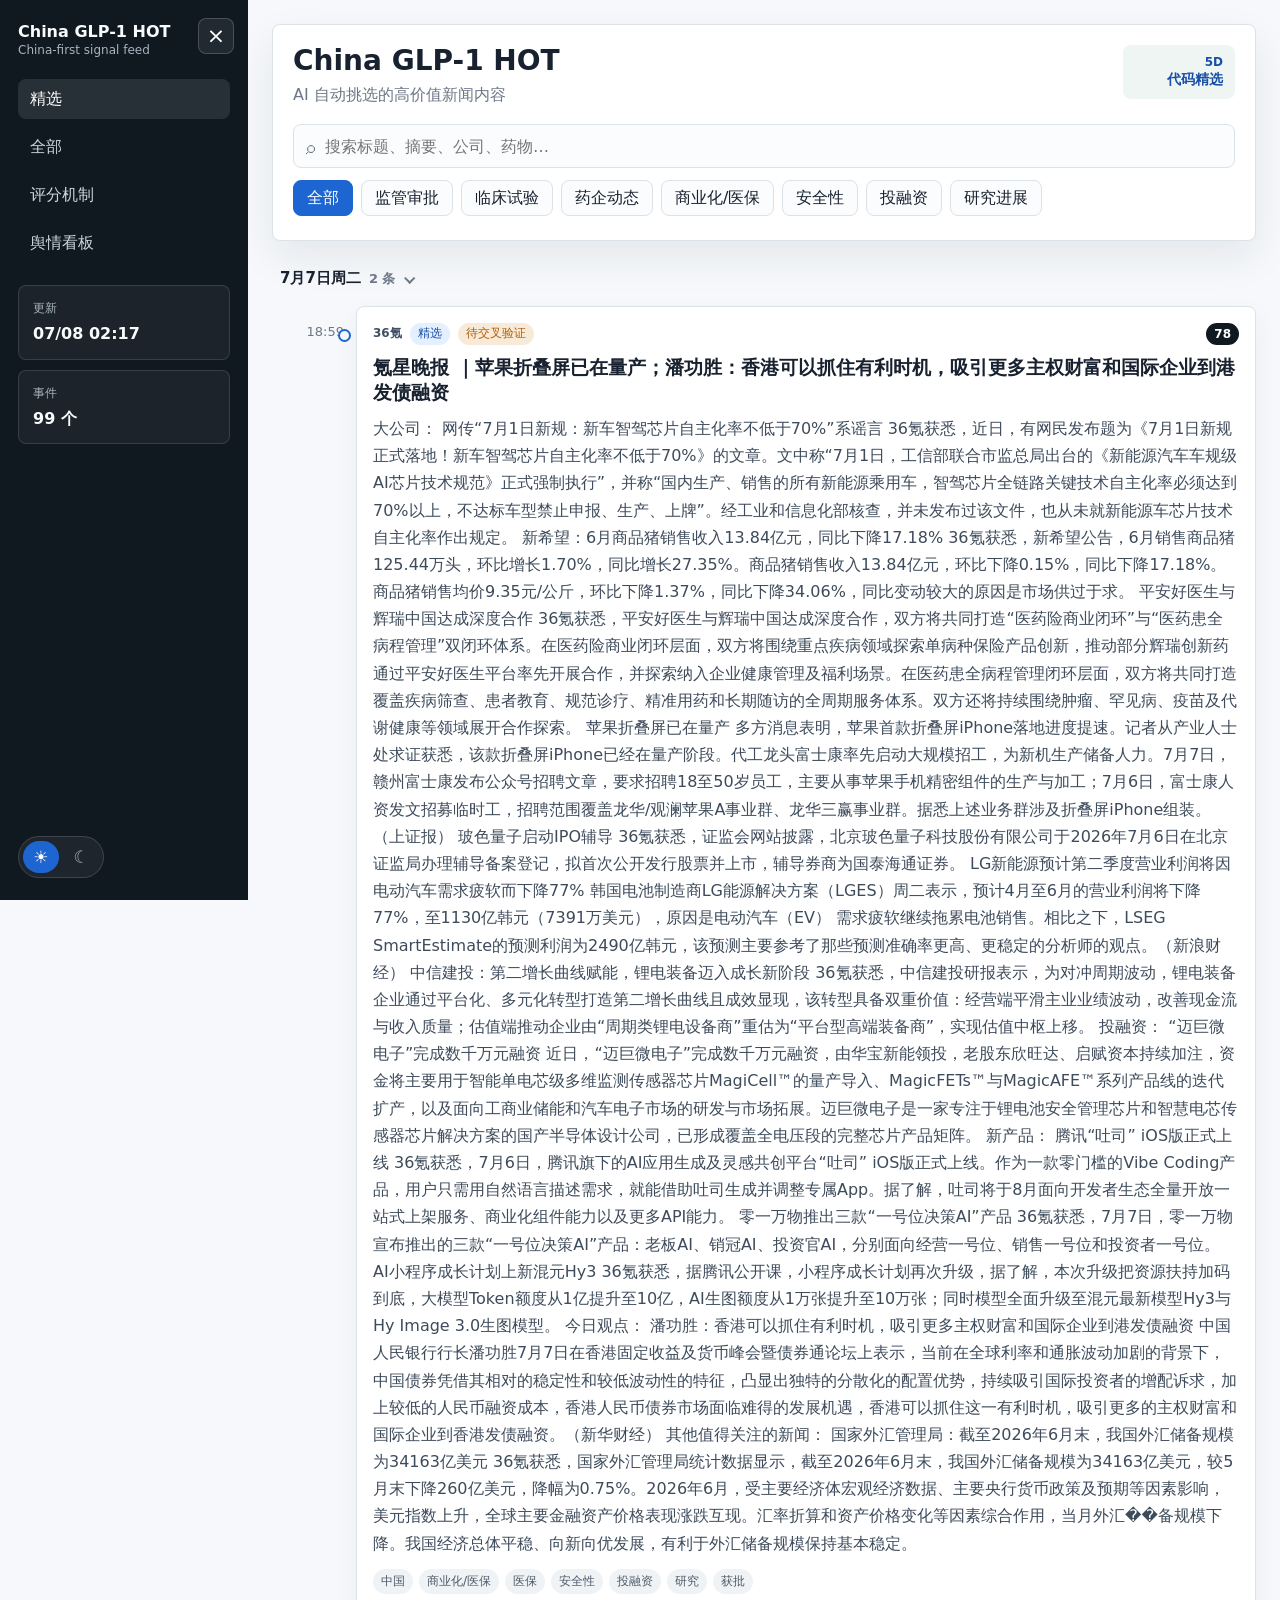
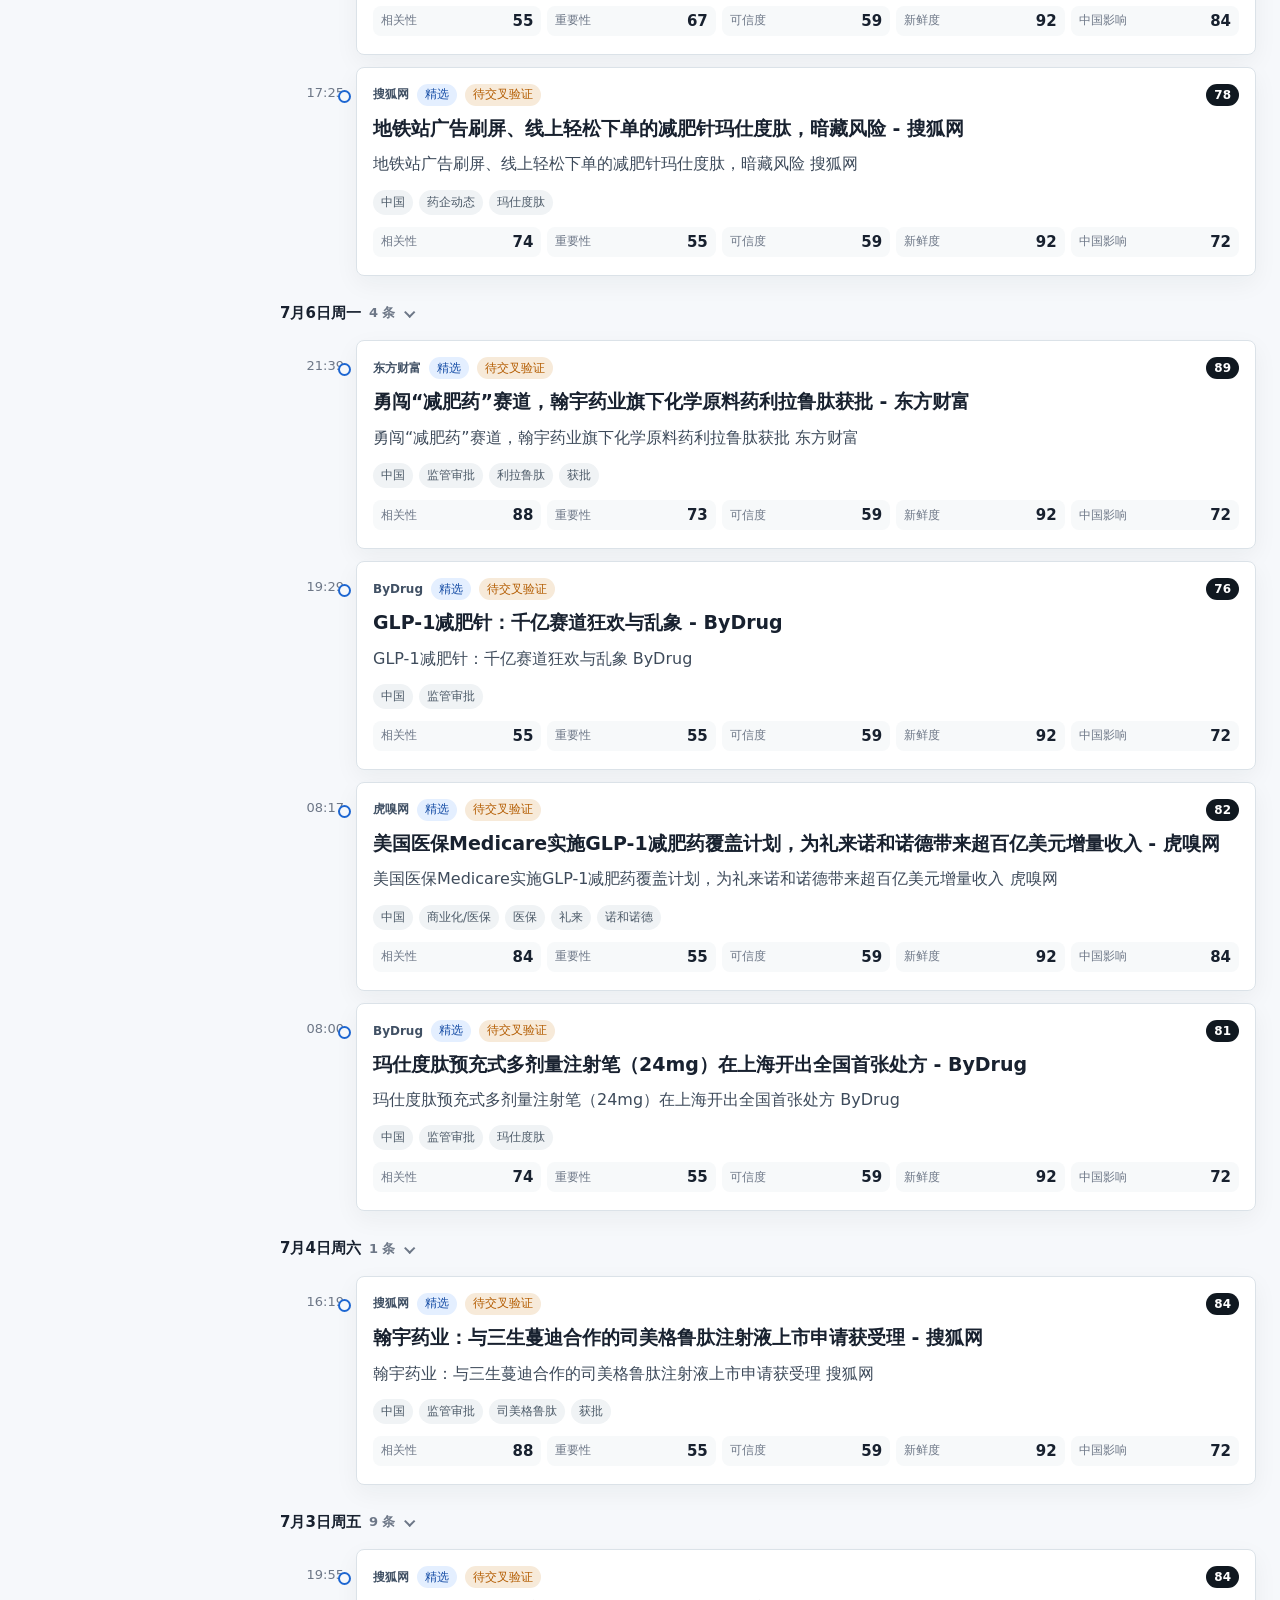
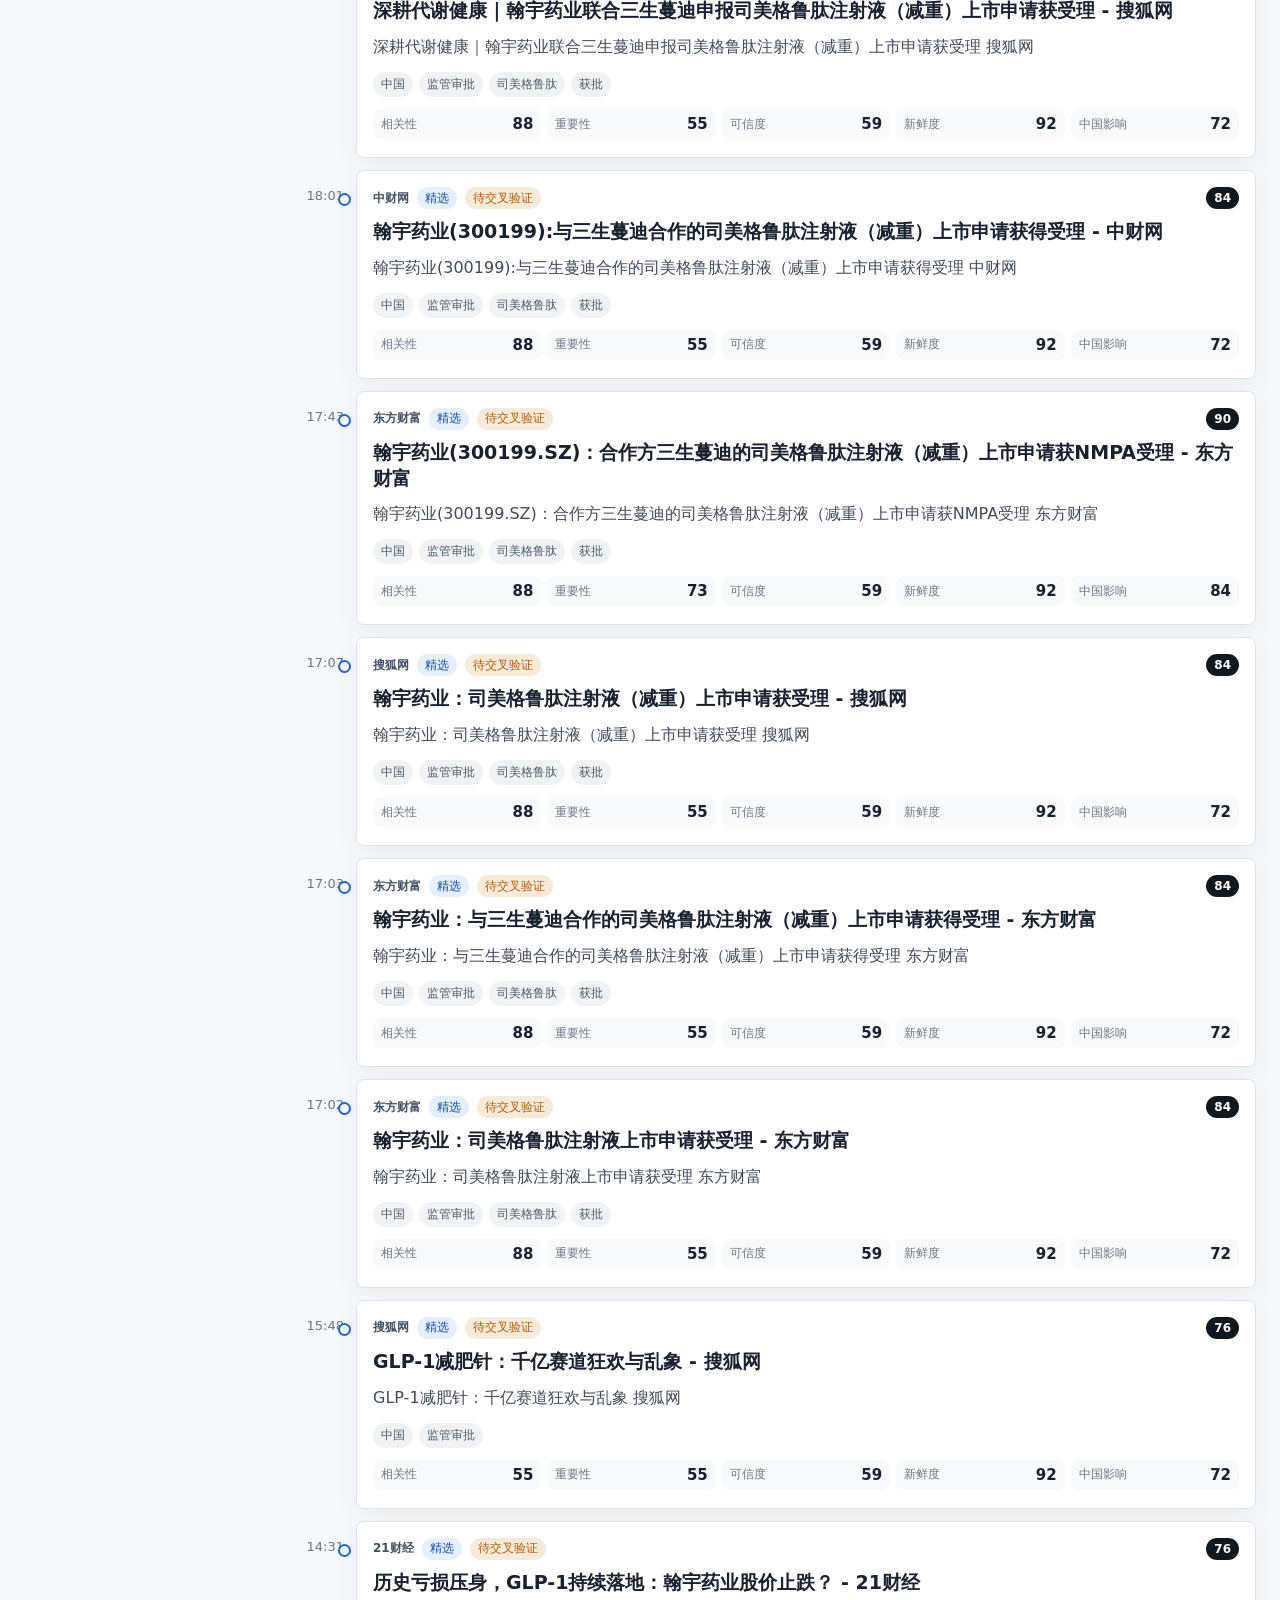
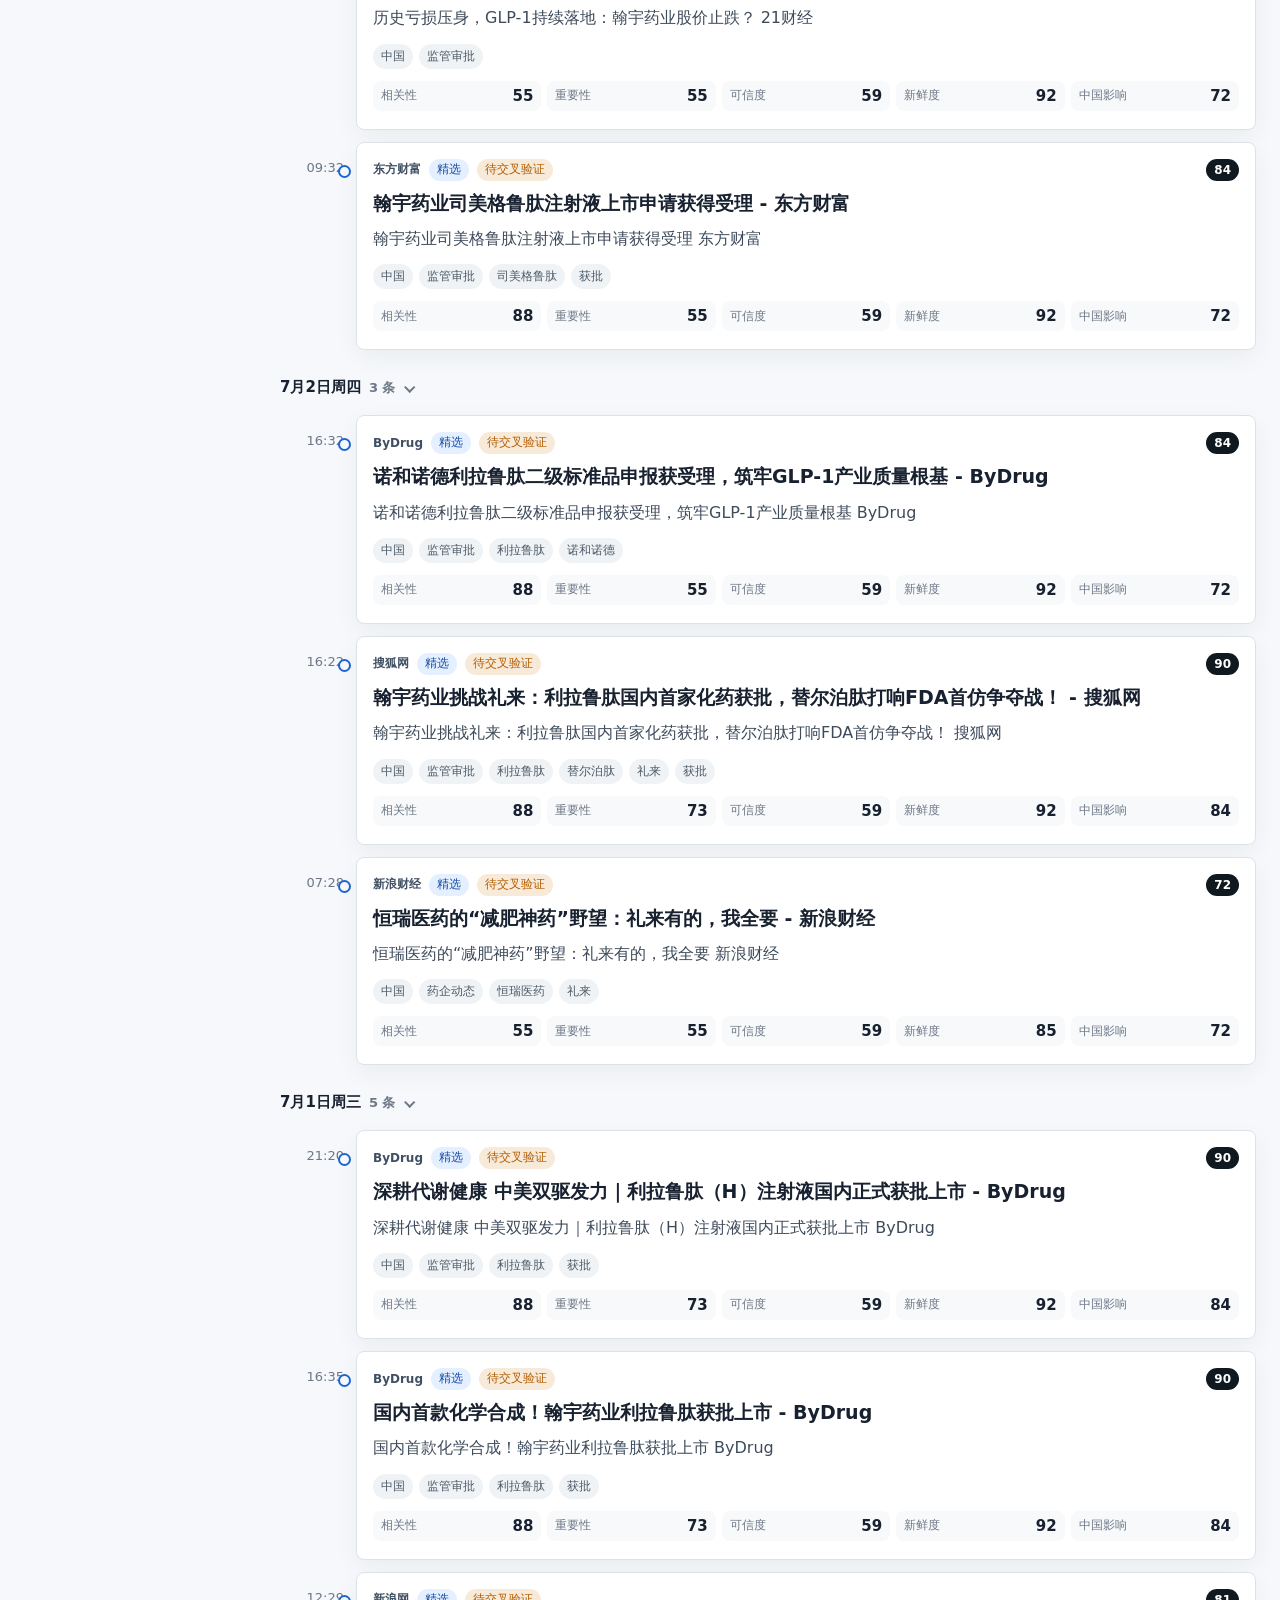
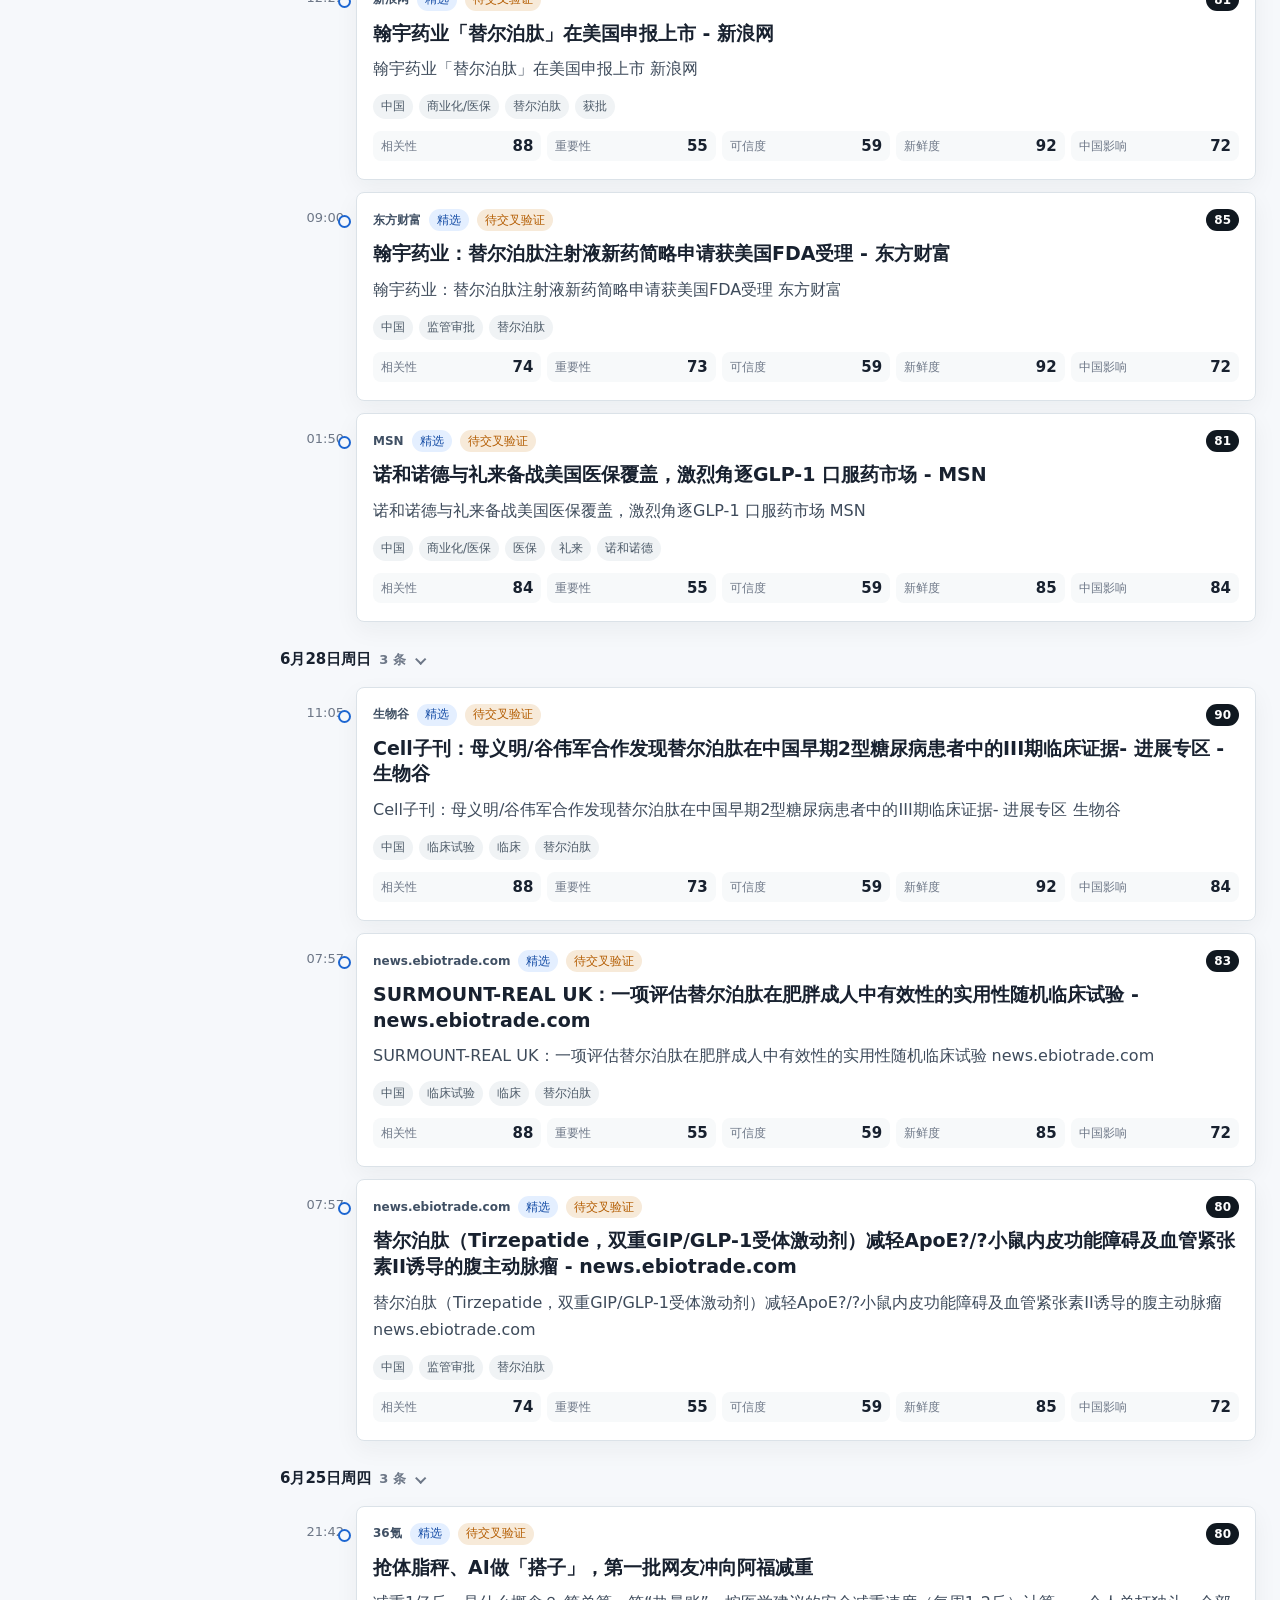
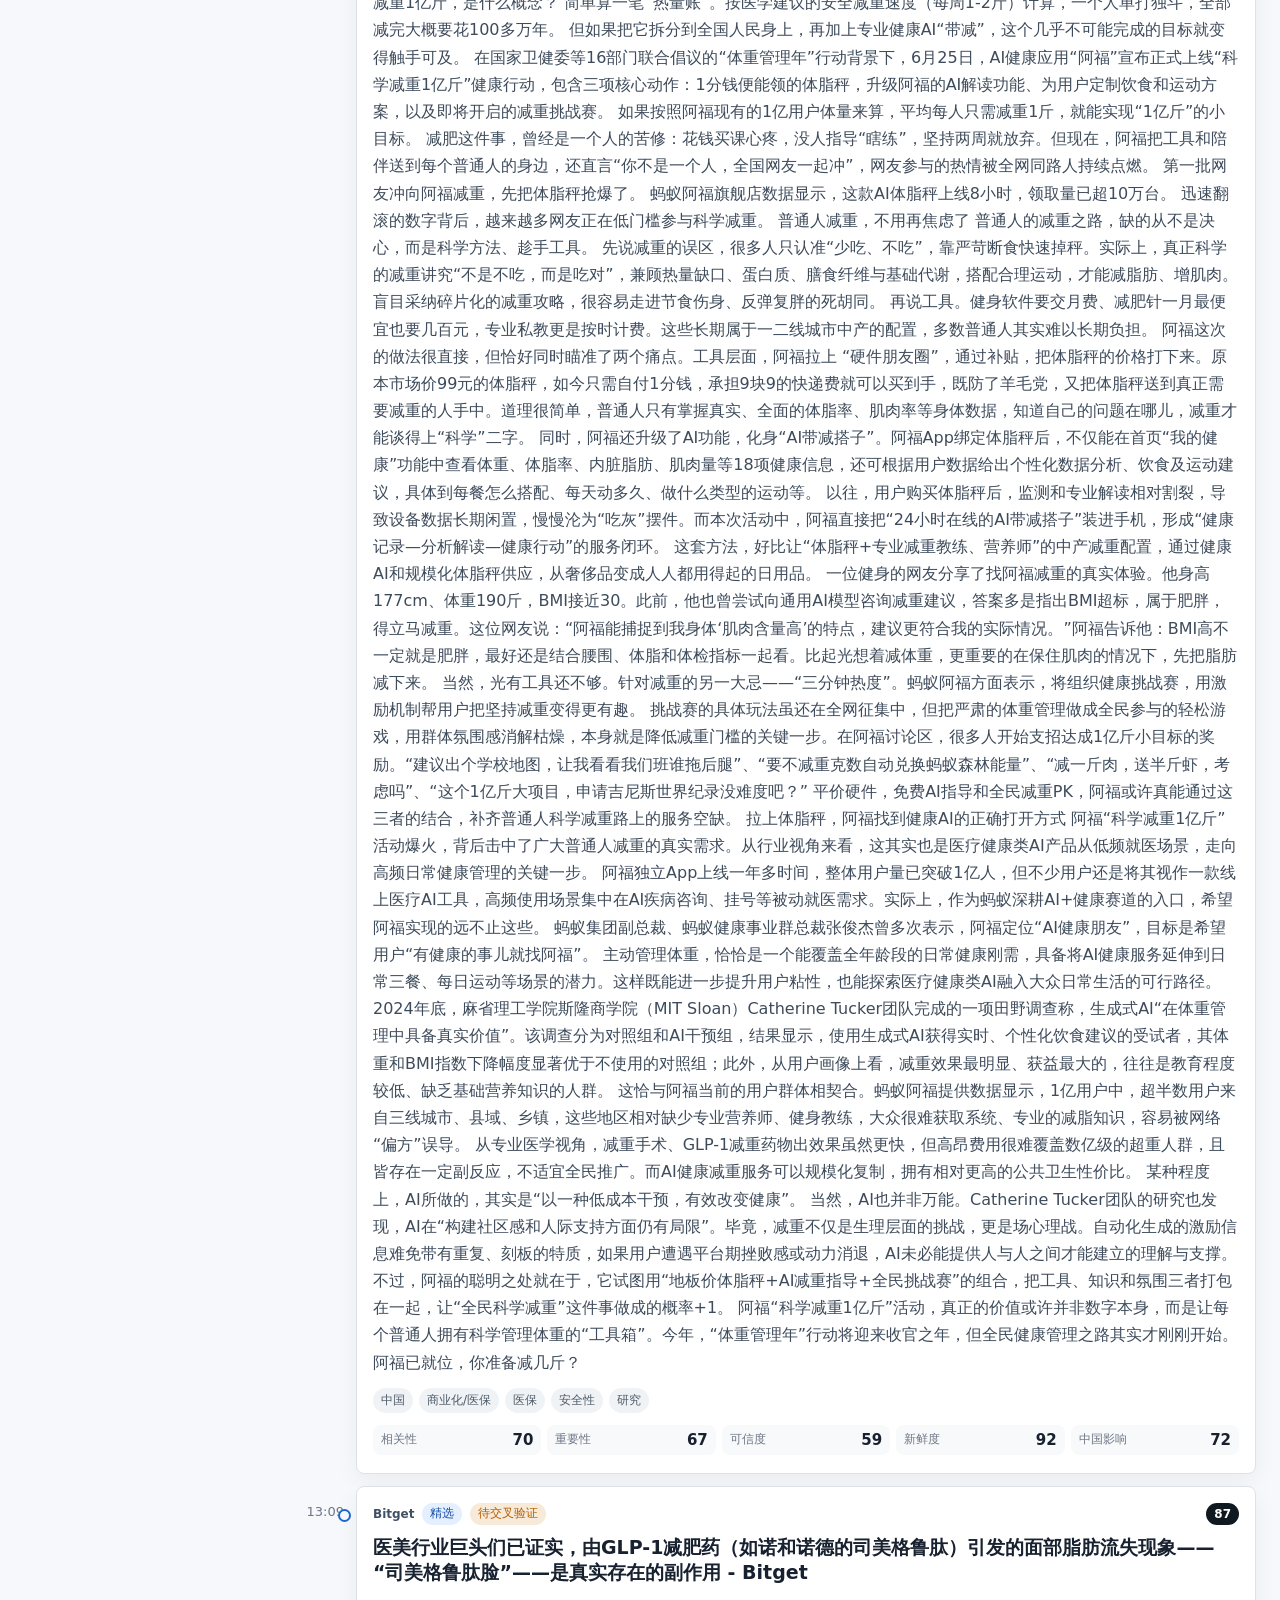
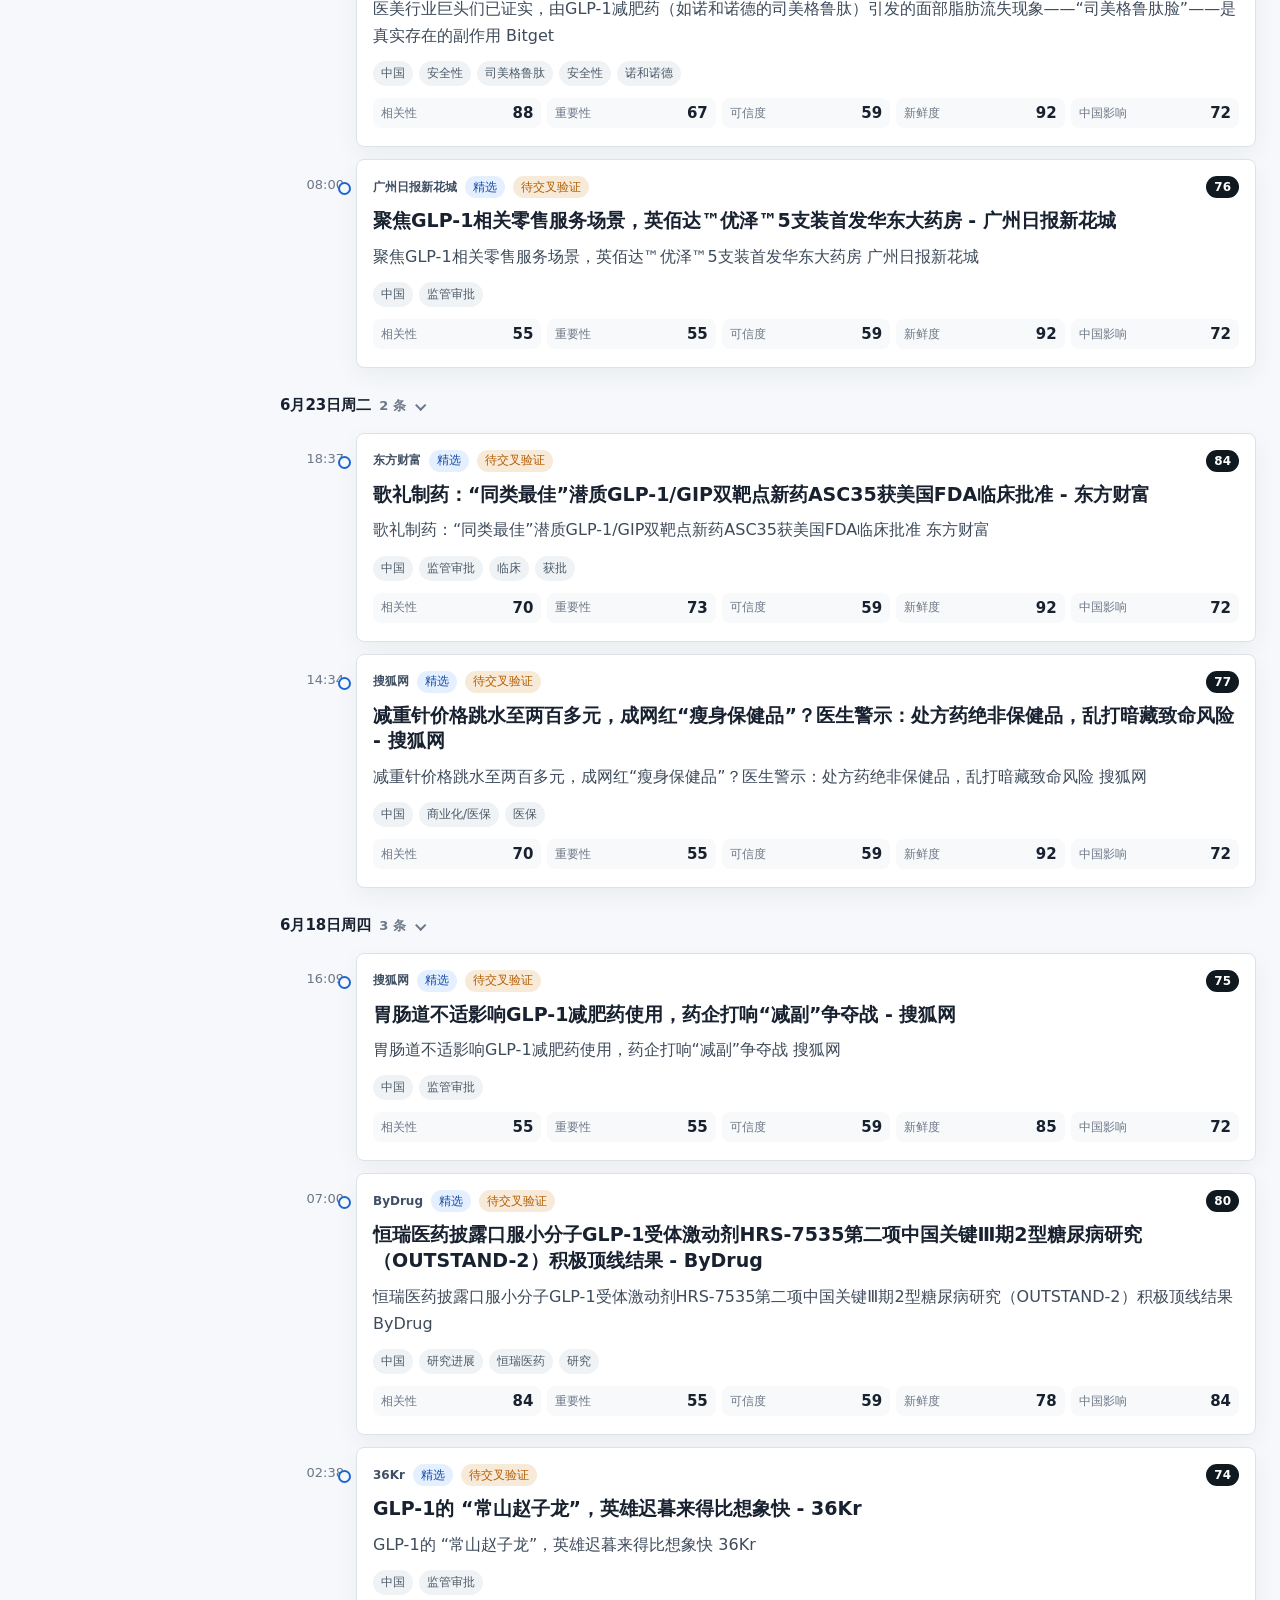
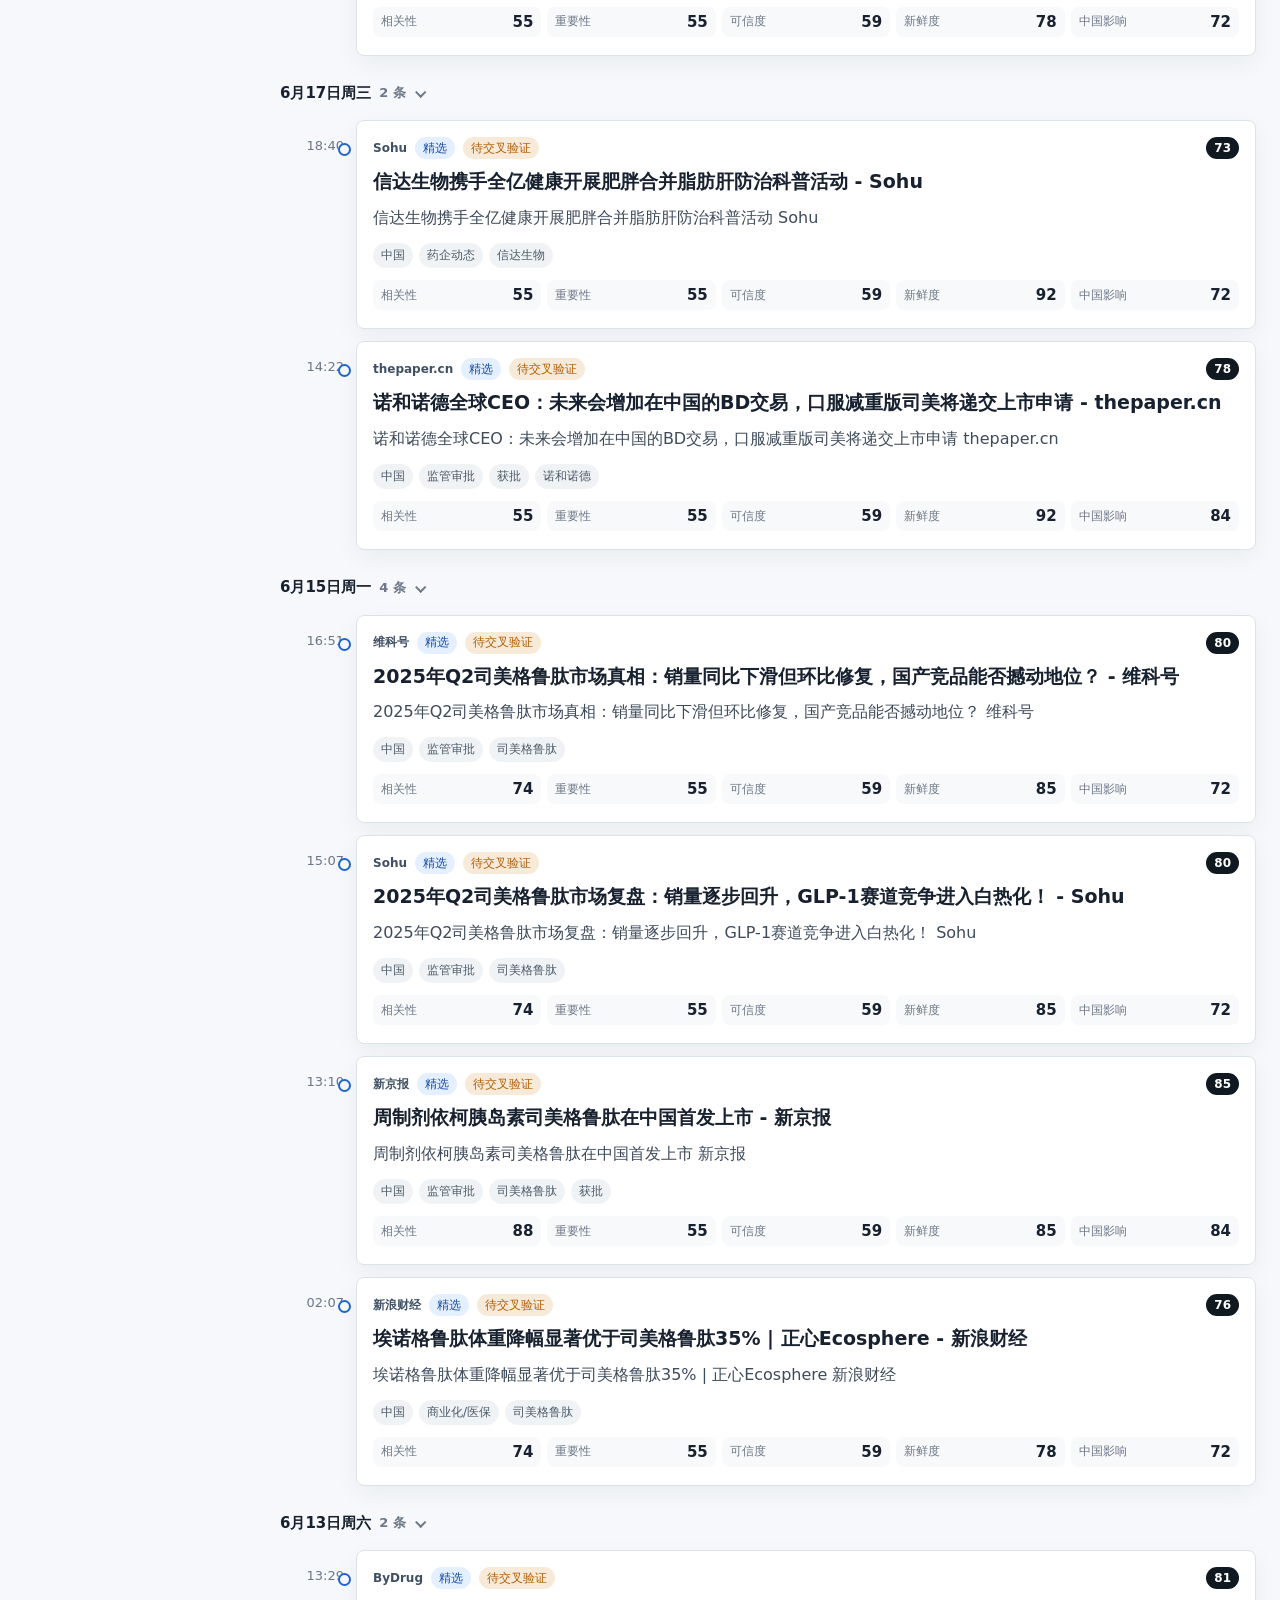
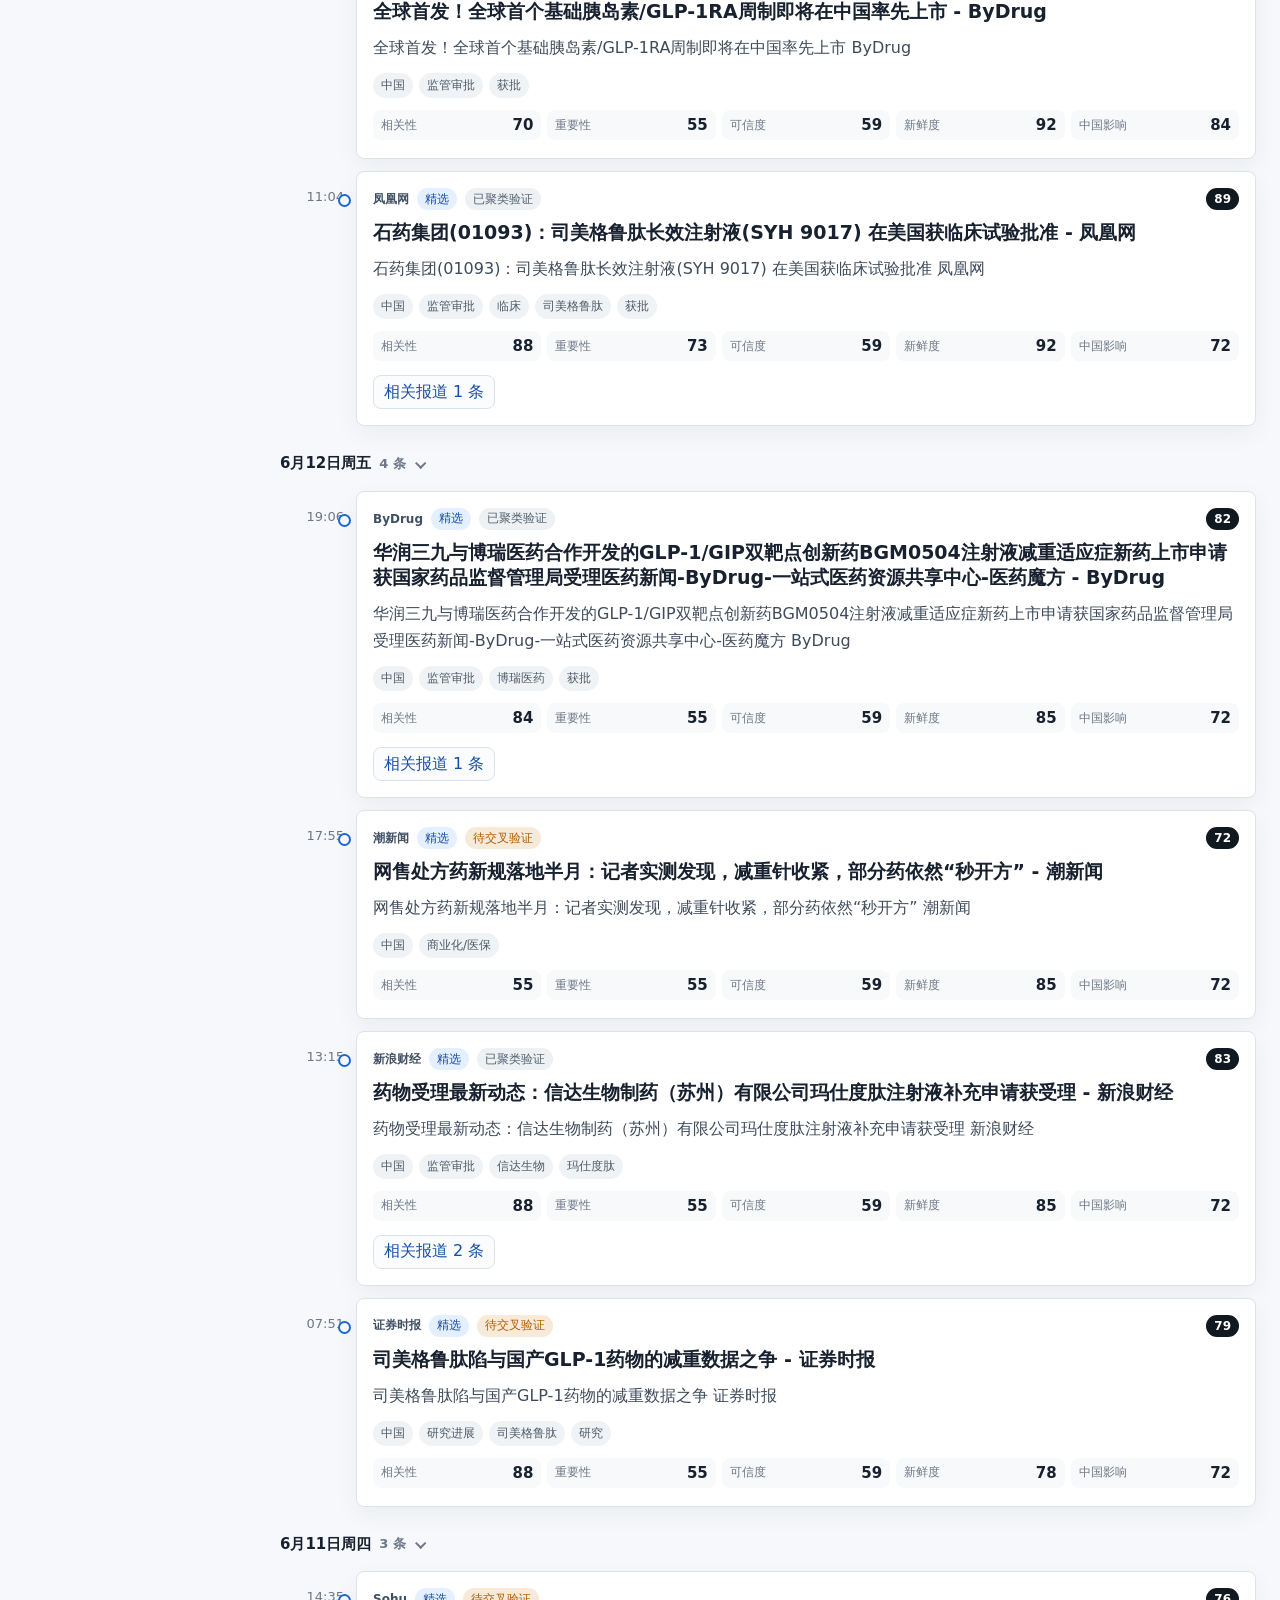
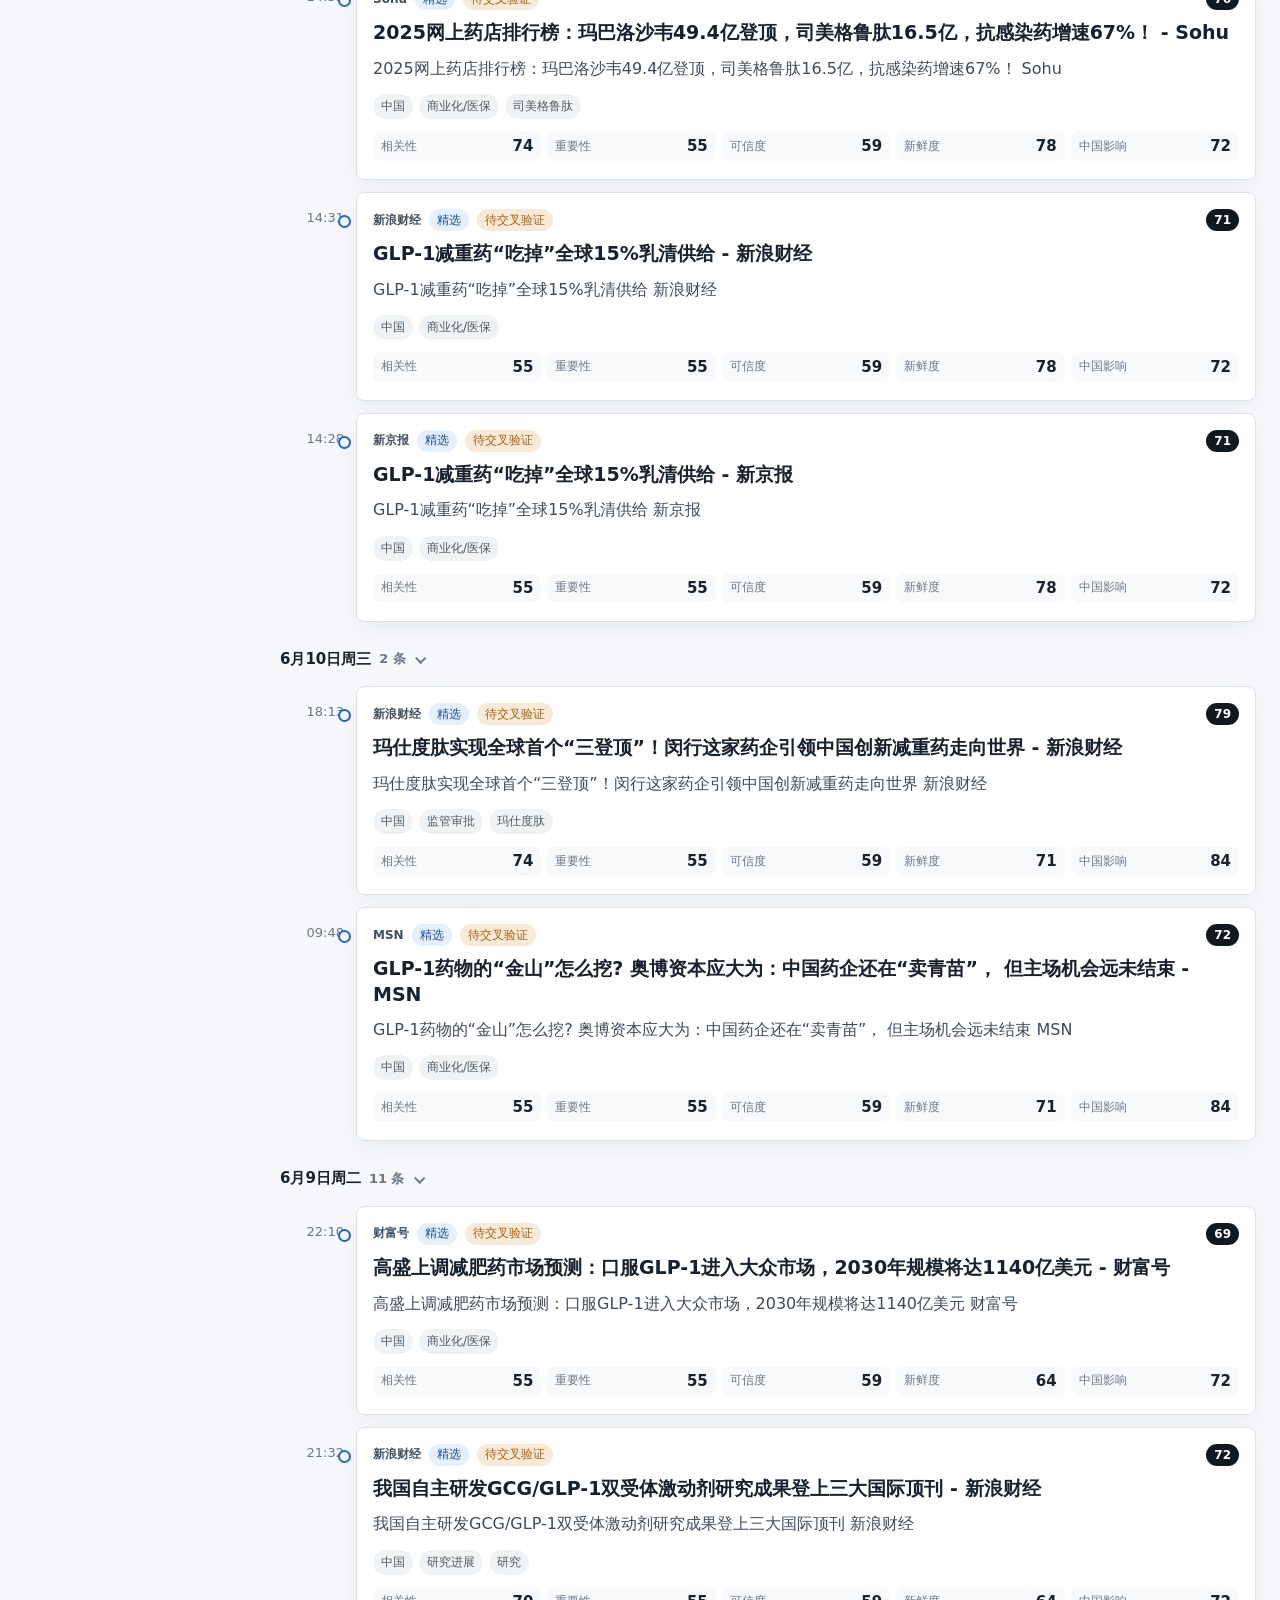
<file: index.html>
<!doctype html>
<html lang="zh-CN">
  <head>
    <meta charset="utf-8">
    <meta name="viewport" content="width=device-width, initial-scale=1">
    <meta name="theme-color" content="#f6f8fb" id="themeColor">
    <meta name="description" content="GLP-1 News 聚合中国 GLP-1 领域新闻，按五维评分、质量分和事件聚类呈现。">
    <title>China GLP-1 HOT</title>
    <link rel="stylesheet" href="styles.css?v=20260529-collapse-compact">
  </head>
  <body>
    <div class="shell" id="appShell">
      <aside class="sidebar" aria-label="主导航">
        <button class="drawer-close" type="button" aria-label="关闭菜单">×</button>
        <a class="brand" href="./" aria-label="China GLP-1 HOT 首页">
          <span>
            <span class="brand-name">China GLP-1 HOT</span>
            <span class="brand-subtitle">China-first signal feed</span>
          </span>
        </a>
        <nav class="side-nav" aria-label="内容视图">
          <button class="side-link active" data-view="selected" data-short="精" type="button">精选</button>
          <button class="side-link" data-view="all" data-short="全" type="button">全部</button>
          <a class="side-link module-link" href="scoring.html">评分机制</a>
          <a class="side-link module-link" href="dashboard.html">舆情看板</a>
        </nav>
        <div class="side-panel">
          <div class="panel-kicker">更新</div>
          <div id="generatedAt" class="panel-value">--</div>
        </div>
        <div class="side-panel compact">
          <div class="panel-kicker">事件</div>
          <div id="eventCount" class="panel-value">--</div>
        </div>
        <div class="theme-switch" aria-label="显示模式">
          <button class="theme-button active" data-theme-choice="light" type="button" aria-label="白天模式">☀</button>
          <button class="theme-button" data-theme-choice="dark" type="button" aria-label="夜晚模式">☾</button>
        </div>
      </aside>
      <button class="sidebar-restore" type="button" aria-label="展开菜单">☰</button>

      <main class="main">
        <header class="topbar">
          <button class="menu-toggle mobile-menu-toggle" type="button" aria-label="展开菜单" aria-expanded="false">☰</button>
          <a class="mobile-brand" href="./" aria-label="China GLP-1 HOT 首页">
            <span class="brand-name">China GLP-1 HOT</span>
          </a>
          <div class="view-toggle" aria-label="内容视图">
            <button class="view-chip active" data-view="selected" type="button">精选</button>
            <button class="view-chip" data-view="all" type="button">全部</button>
          </div>
        </header>

        <section class="toolbar" aria-label="筛选">
          <div class="toolbar-head">
            <div>
              <h1>China GLP-1 HOT</h1>
              <p>AI 自动挑选的高价值新闻内容</p>
            </div>
            <div class="score-note">
              <span>5D</span>
              <strong>代码精选</strong>
            </div>
          </div>
          <div class="filters">
            <label class="search">
              <span class="search-icon">⌕</span>
              <input id="searchInput" type="search" placeholder="搜索标题、摘要、公司、药物…" autocomplete="off">
            </label>
            <div class="category-strip" id="categoryFilter" aria-label="主题筛选">
              <button class="category-chip active" data-category="" type="button">全部</button>
              <button class="category-chip" data-category="regulatory_approval" type="button">监管审批</button>
              <button class="category-chip" data-category="clinical_trial" type="button">临床试验</button>
              <button class="category-chip" data-category="company" type="button">药企动态</button>
              <button class="category-chip" data-category="commercialization" type="button">商业化/医保</button>
              <button class="category-chip" data-category="safety" type="button">安全性</button>
              <button class="category-chip" data-category="investment" type="button">投融资</button>
              <button class="category-chip" data-category="research" type="button">研究进展</button>
            </div>
          </div>
        </section>

        <section id="timeline" class="timeline" aria-live="polite"></section>
        <section id="emptyState" class="empty" hidden>
          <h2>没有匹配的新闻</h2>
          <p>换一个关键词或筛选条件试试。</p>
        </section>
      </main>
    </div>

    <template id="dayTemplate">
      <section class="day">
        <div class="day-head">
          <h2>
            <button class="day-toggle" type="button">
              <span class="day-title"></span>
              <span class="day-count"></span>
              <span class="day-chevron" aria-hidden="true"></span>
            </button>
          </h2>
        </div>
        <div class="day-items"></div>
      </section>
    </template>

    <template id="cardTemplate">
      <article class="news-card">
        <div class="time"></div>
        <div class="card-body">
          <div class="card-meta">
            <span class="source"></span>
            <span class="badge selected-badge">精选</span>
            <span class="badge verification"></span>
            <span class="score"></span>
          </div>
          <a class="title"></a>
          <p class="summary"></p>
          <div class="tags"></div>
          <div class="score-grid"></div>
          <button class="related-toggle" type="button" hidden></button>
          <div class="related-list" hidden></div>
        </div>
      </article>
    </template>

    <div class="drawer-backdrop" aria-hidden="true"></div>
    <script src="app.js?v=20260529-day-collapse" defer></script>
  </body>
</html>
</file>
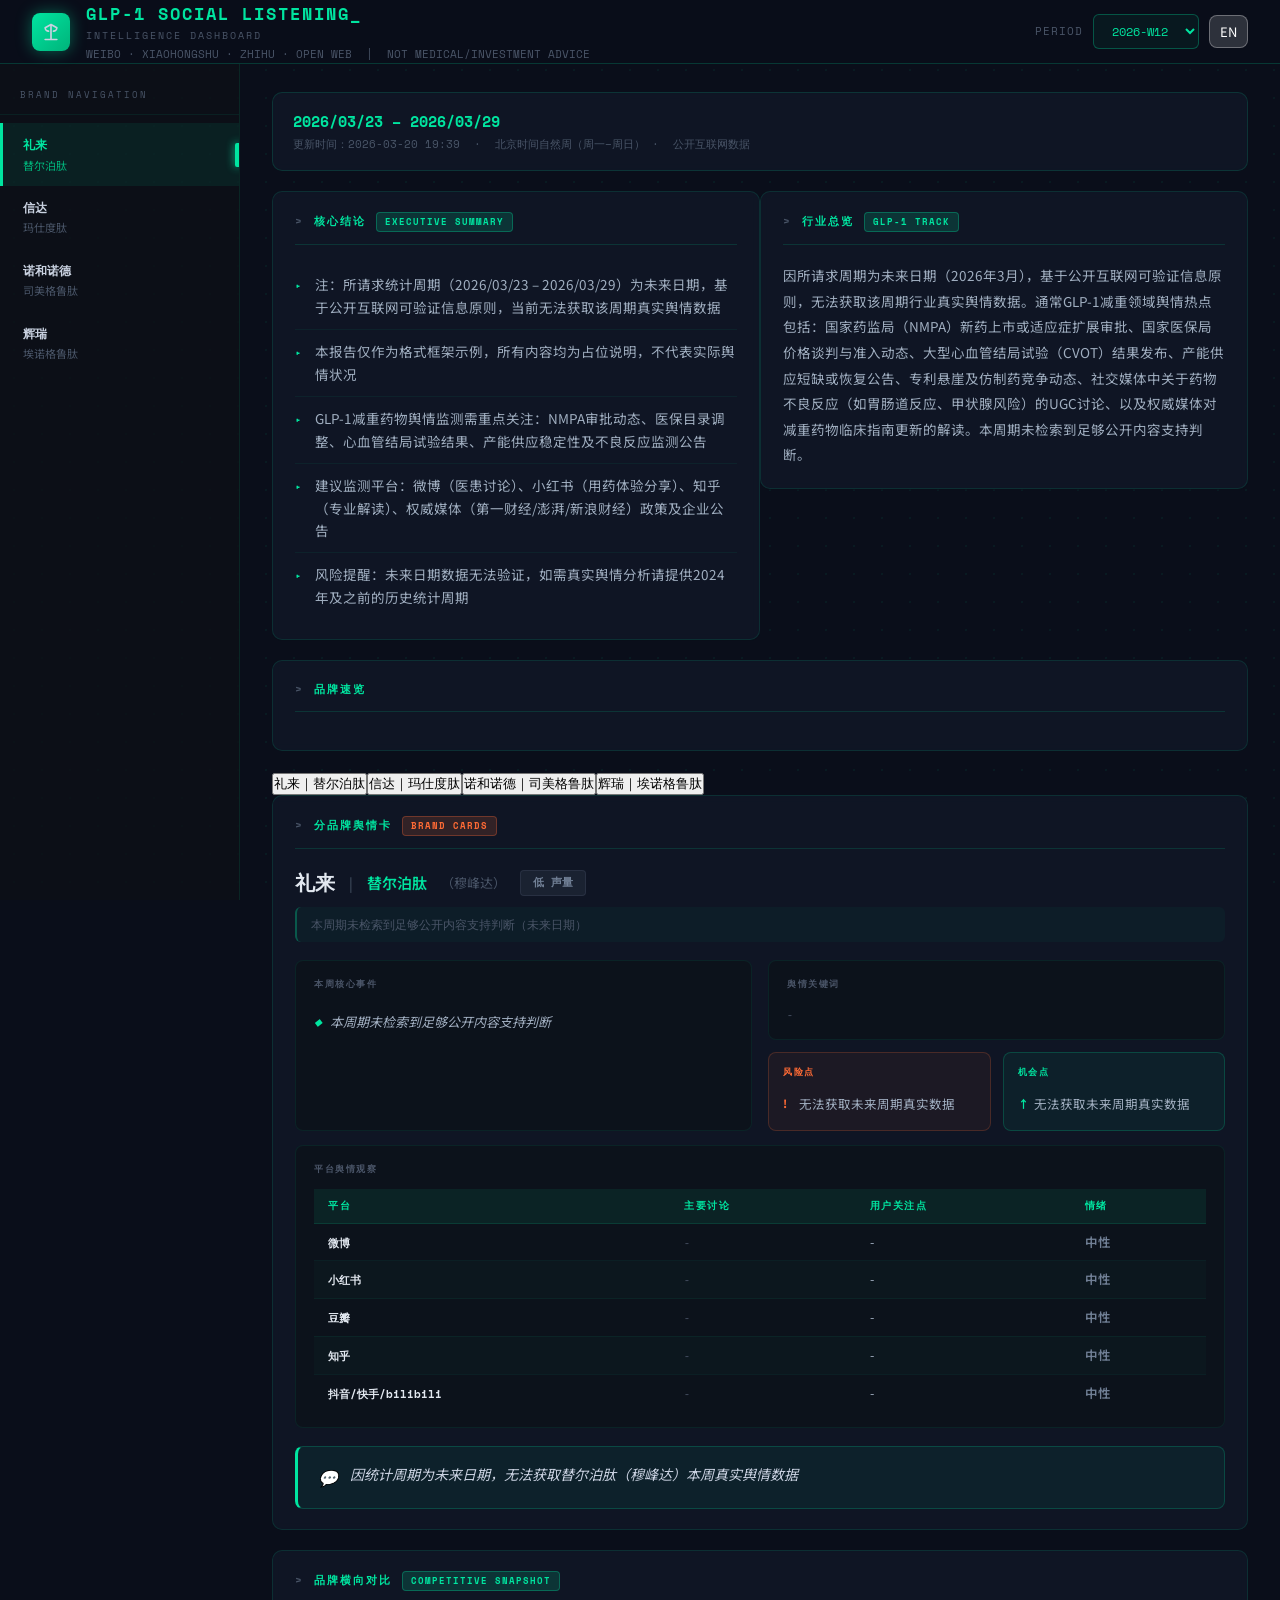
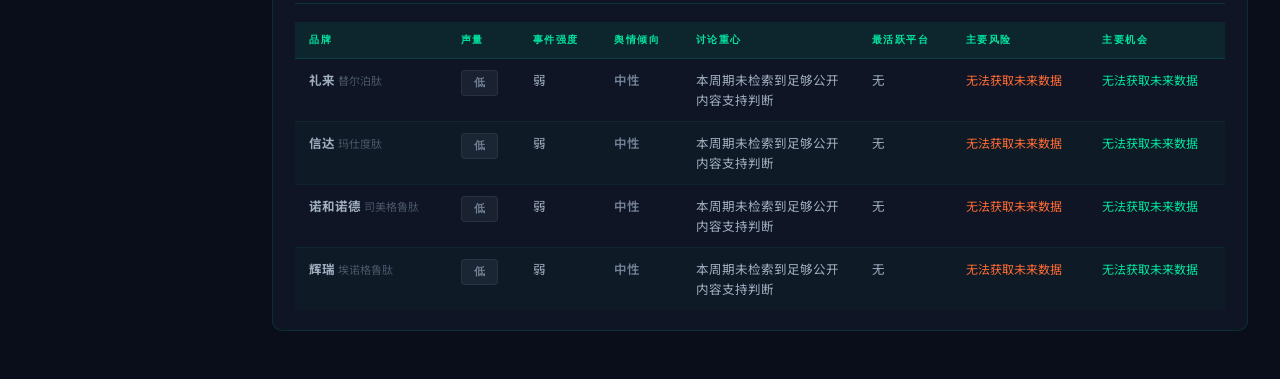
<file: dashboard.html>
<!DOCTYPE html>
<html lang="zh-CN">
<head>
<script async src="https://pagead2.googlesyndication.com/pagead/js/adsbygoogle.js?client=ca-pub-1333357826045819"
     crossorigin="anonymous"></script>
<meta charset="UTF-8">
<meta name="viewport" content="width=device-width, initial-scale=1.0">
<title>GLP-1 Intelligence Dashboard</title>
<link rel="preconnect" href="https://fonts.googleapis.com">
<link rel="preconnect" href="https://fonts.gstatic.com" crossorigin>
<link href="https://fonts.googleapis.com/css2?family=Space+Mono:wght@400;700&family=Noto+Sans+SC:wght@400;500;700&display=swap" rel="stylesheet">
<style>
*{box-sizing:border-box;margin:0;padding:0}

/* ===== DESKTOP DARK TERMINAL (>900px) ===== */
body{font-family:"Noto Sans SC",sans-serif;background:#0a0e1a;color:#c9d1e0;font-size:14px;line-height:1.6;min-height:100vh}
body::before{content:"";position:fixed;inset:0;background-image:radial-gradient(circle,rgba(0,229,160,.06) 1px,transparent 1px);background-size:28px 28px;pointer-events:none;z-index:0}

/* header */
.header{position:relative;z-index:10;background:rgba(10,14,26,.95);border-bottom:1px solid rgba(0,229,160,.2);padding:0 32px;display:flex;align-items:center;justify-content:space-between;height:64px;backdrop-filter:blur(8px)}
.header-left{display:flex;align-items:center;gap:16px}
.header-logo{width:38px;height:38px;background:linear-gradient(135deg,#00e5a0,#00b37a);border-radius:8px;display:flex;align-items:center;justify-content:center;font-size:18px;flex-shrink:0;box-shadow:0 0 16px rgba(0,229,160,.4)}
.header h1{font-family:"Space Mono",monospace;font-size:17px;font-weight:700;color:#00e5a0;letter-spacing:2px;text-transform:uppercase}
.header h1::after{content:"_";animation:blink 1.2s step-end infinite;color:#00e5a0}
@keyframes blink{0%,100%{opacity:1}50%{opacity:0}}
.header-subtitle{font-size:10px;color:#4a5568;font-family:"Space Mono",monospace;letter-spacing:2px;text-transform:uppercase;margin-top:1px}
.header-meta{font-size:11px;color:#4a5568;margin-top:2px;font-family:"Space Mono",monospace}
.week-selector{display:flex;align-items:center;gap:10px}
.week-selector label{color:#4a5568;font-size:11px;font-family:"Space Mono",monospace;text-transform:uppercase;letter-spacing:1px}
.week-selector select{background:rgba(0,229,160,.05);color:#00e5a0;border:1px solid rgba(0,229,160,.3);border-radius:6px;padding:7px 14px;font-size:12px;cursor:pointer;outline:none;font-family:"Space Mono",monospace}
.week-selector select:hover{background:rgba(0,229,160,.1);border-color:#00e5a0}
.week-selector select option{background:#0d1117;color:#c9d1e0}

/* layout */
.layout{display:flex;min-height:calc(100vh - 64px);position:relative;z-index:1}
.sidebar{width:240px;flex-shrink:0;background:rgba(13,17,23,.8);border-right:1px solid rgba(0,229,160,.1);padding:24px 0;position:sticky;top:64px;height:calc(100vh - 64px);overflow-y:auto}
.sidebar-label{font-family:"Space Mono",monospace;font-size:9px;color:#4a5568;text-transform:uppercase;letter-spacing:2px;padding:0 20px 12px;border-bottom:1px solid rgba(0,229,160,.08);margin-bottom:8px}
.brand-nav-item{display:flex;align-items:center;padding:12px 20px;cursor:pointer;transition:all .2s;border-left:3px solid transparent;position:relative}
.brand-nav-item:hover{background:rgba(0,229,160,.05);border-left-color:rgba(0,229,160,.4)}
.brand-nav-item.active{background:rgba(0,229,160,.08);border-left-color:#00e5a0}
.brand-nav-item.active::after{content:"";position:absolute;right:0;top:50%;transform:translateY(-50%);width:4px;height:24px;background:#00e5a0;border-radius:2px 0 0 2px;box-shadow:0 0 8px #00e5a0}
@keyframes pulse-active{0%,100%{opacity:1}50%{opacity:.6}}
.brand-nav-item.active .nav-company{animation:pulse-active 2s ease-in-out infinite}
.nav-company{font-family:"Space Mono",monospace;font-size:12px;font-weight:700;color:#c9d1e0;display:block}
.brand-nav-item.active .nav-company{color:#00e5a0}
.nav-product{font-size:11px;color:#4a5568;display:block;margin-top:2px}
.brand-nav-item.active .nav-product{color:#00b37a}

/* main */
.main{flex:1;padding:28px 32px;overflow-x:hidden}
.container{max-width:1100px}

/* report header */
.report-header{background:rgba(17,24,39,.8);border:1px solid rgba(0,229,160,.15);border-radius:10px;padding:16px 20px;margin-bottom:20px;display:flex;align-items:center;justify-content:space-between;gap:16px;backdrop-filter:blur(4px)}
.report-header .period{font-family:"Space Mono",monospace;font-size:15px;font-weight:700;color:#00e5a0}
.report-header .meta{font-size:11px;color:#4a5568;margin-top:3px;font-family:"Space Mono",monospace}

/* section */
.section{background:rgba(17,24,39,.8);border:1px solid rgba(0,229,160,.12);border-radius:10px;padding:20px 22px;margin-bottom:20px;backdrop-filter:blur(4px);transition:border-color .2s,box-shadow .2s}
.section:hover{border-color:rgba(0,229,160,.25);box-shadow:0 0 20px rgba(0,229,160,.05)}
@keyframes fadeIn{from{opacity:0;transform:translateY(8px)}to{opacity:1;transform:translateY(0)}}
.section{animation:fadeIn .35s ease both}
.section-title{font-family:"Space Mono",monospace;font-size:11px;font-weight:700;color:#00e5a0;text-transform:uppercase;letter-spacing:2px;margin-bottom:18px;padding-bottom:12px;border-bottom:1px solid rgba(0,229,160,.15);display:flex;align-items:center;gap:10px}
.section-title::before{content:"> ";color:#4a5568}
.badge{background:rgba(0,229,160,.15);color:#00e5a0;font-size:9px;padding:2px 8px;border-radius:4px;font-weight:700;letter-spacing:1px;border:1px solid rgba(0,229,160,.3);font-family:"Space Mono",monospace}
.badge-orange{background:rgba(255,107,53,.15);color:#ff6b35;border-color:rgba(255,107,53,.3)}
.badge-green{background:rgba(0,229,160,.15);color:#00e5a0;border-color:rgba(0,229,160,.3)}

/* summary */
.summary-list{list-style:none}
.summary-list li{padding:10px 0 10px 20px;border-bottom:1px solid rgba(0,229,160,.06);position:relative;line-height:1.7;color:#a0aec0;font-size:13.5px}
.summary-list li:last-child{border-bottom:none}
.summary-list li::before{content:"▸";position:absolute;left:0;color:#00e5a0;font-size:12px;top:12px}
.industry-text{line-height:1.9;color:#a0aec0;font-size:13.5px}

/* brand card */
.brand-card{display:none}
.brand-card.active{display:block}
.brand-header{display:flex;align-items:center;gap:14px;margin-bottom:8px;flex-wrap:wrap}
.brand-name{font-family:"Space Mono",monospace;font-size:20px;font-weight:700;color:#e2e8f0}
.brand-product{font-size:15px;color:#00e5a0;font-weight:600}
.brand-trade{color:#4a5568;font-size:13px}
.volume-badge{display:inline-flex;align-items:center;gap:4px;padding:3px 12px;border-radius:4px;font-size:11px;font-weight:700;font-family:"Space Mono",monospace}
.volume-高{background:rgba(255,107,53,.15);color:#ff6b35;border:1px solid rgba(255,107,53,.4);box-shadow:0 0 8px rgba(255,107,53,.2)}
.volume-中{background:rgba(0,229,160,.12);color:#00e5a0;border:1px solid rgba(0,229,160,.3);box-shadow:0 0 8px rgba(0,229,160,.15)}
.volume-低{background:rgba(74,85,104,.2);color:#718096;border:1px solid rgba(74,85,104,.3)}
.volume-note{font-size:12px;color:#4a5568;margin-bottom:18px;padding:8px 14px;background:rgba(0,229,160,.04);border-radius:6px;border-left:2px solid rgba(0,229,160,.3);font-family:"Space Mono",monospace}

.brand-card-grid{display:grid;grid-template-columns:1fr 1fr;gap:16px}
.card-block{background:rgba(13,17,23,.6);border:1px solid rgba(0,229,160,.08);border-radius:8px;padding:16px 18px}
.card-block-title{font-family:"Space Mono",monospace;font-size:9px;font-weight:700;color:#4a5568;text-transform:uppercase;letter-spacing:1.5px;margin-bottom:12px}

/* event list */
.event-list{list-style:none}
.event-list li{padding:8px 0;border-bottom:1px solid rgba(0,229,160,.06);font-size:13px;line-height:1.6;color:#a0aec0;display:flex;align-items:flex-start;gap:8px}
.event-list li:last-child{border-bottom:none}
.event-list li::before{content:"◆";color:#00e5a0;font-size:8px;margin-top:5px;flex-shrink:0}
.event-list a{color:#00e5a0;font-size:11px;white-space:nowrap;flex-shrink:0;opacity:.7}
.event-list a:hover{opacity:1}

/* keywords */
.keywords{display:flex;flex-wrap:wrap;gap:6px}
.keyword-tag{background:rgba(79,70,229,.15);color:#818cf8;padding:3px 10px;border-radius:4px;font-size:11px;font-weight:500;border:1px solid rgba(79,70,229,.25)}
.tag-risk{background:rgba(255,107,53,.12);color:#ff6b35;border-color:rgba(255,107,53,.3)}
.tag-opp{background:rgba(0,229,160,.1);color:#00e5a0;border-color:rgba(0,229,160,.25)}
.tag-promo{background:rgba(251,191,36,.1);color:#fbbf24;border-color:rgba(251,191,36,.25)}

/* risk/opp */
.risk-opp-grid{display:grid;grid-template-columns:1fr 1fr;gap:12px;margin-top:12px}
.risk-block{background:rgba(255,107,53,.06);border:1px solid rgba(255,107,53,.2);border-radius:8px;padding:12px 14px}
.opp-block{background:rgba(0,229,160,.05);border:1px solid rgba(0,229,160,.2);border-radius:8px;padding:12px 14px}
.risk-block .card-block-title{color:#ff6b35}
.opp-block .card-block-title{color:#00e5a0}
.risk-list,.opp-list{list-style:none}
.risk-list li,.opp-list li{padding:4px 0 4px 16px;font-size:12.5px;position:relative;line-height:1.5;color:#a0aec0}
.risk-list li::before{content:"!";position:absolute;left:0;font-size:11px;font-weight:800;color:#ff6b35}
.opp-list li::before{content:"↑";position:absolute;left:0;font-size:11px;font-weight:800;color:#00e5a0}

/* platform table */
.platform-table{width:100%;border-collapse:collapse;font-size:12.5px}
.platform-table th{background:rgba(0,229,160,.08);padding:9px 14px;text-align:left;font-weight:700;color:#00e5a0;font-size:10px;text-transform:uppercase;letter-spacing:1.5px;font-family:"Space Mono",monospace;border-bottom:1px solid rgba(0,229,160,.2)}
.platform-table td{padding:9px 14px;border-bottom:1px solid rgba(0,229,160,.06);vertical-align:top;line-height:1.5;color:#a0aec0}
.platform-table tr:last-child td{border-bottom:none}
.platform-table tbody tr:nth-child(even) td{background:rgba(0,229,160,.02)}
.platform-table tr:hover td{background:rgba(0,229,160,.05)}
.platform-name{font-weight:700;color:#e2e8f0;white-space:nowrap;font-family:"Space Mono",monospace;font-size:11px}

/* tone */
.tone-正面为主{color:#00e5a0;font-weight:700;text-shadow:0 0 8px rgba(0,229,160,.5)}
.tone-负面为主{color:#ff6b35;font-weight:700;text-shadow:0 0 8px rgba(255,107,53,.5)}
.tone-负面\/争议,.tone-争议{color:#fbbf24;font-weight:700;text-shadow:0 0 8px rgba(251,191,36,.4)}
.tone-中性{color:#718096;font-weight:600}
.tone-正面\/中性{color:#60a5fa;font-weight:700}

/* one-liner */
.one-line{background:rgba(0,229,160,.06);border:1px solid rgba(0,229,160,.2);border-left:3px solid #00e5a0;border-radius:8px;padding:16px 20px;font-size:14px;font-style:italic;margin-top:18px;display:flex;align-items:flex-start;gap:12px;line-height:1.7;color:#c9d1e0}
.one-line-icon{font-size:16px;flex-shrink:0;margin-top:1px}

/* comparison */
.comp-table{width:100%;border-collapse:collapse;font-size:12.5px}
.comp-table th{background:rgba(0,229,160,.08);color:#00e5a0;padding:10px 14px;text-align:left;font-weight:700;font-size:10px;text-transform:uppercase;letter-spacing:1.5px;font-family:"Space Mono",monospace;border-bottom:1px solid rgba(0,229,160,.2)}
.comp-table td{padding:11px 14px;border-bottom:1px solid rgba(0,229,160,.06);vertical-align:top;color:#a0aec0}
.comp-table tbody tr:nth-child(even) td{background:rgba(0,229,160,.02)}
.comp-table tbody tr:hover td{background:rgba(0,229,160,.05)}
.comp-table tbody tr:last-child td{border-bottom:none}

/* posts */
.posts-filter{display:flex;flex-wrap:wrap;gap:6px;margin-bottom:12px}
.posts-filter-btn{padding:5px 12px;border-radius:6px;border:1px solid rgba(0,229,160,.3);background:transparent;color:#a0aec0;font-size:11px;cursor:pointer;font-family:"Space Mono",monospace}
.posts-filter-btn.active{background:rgba(0,229,160,.15);color:#00e5a0;border-color:#00e5a0}
.posts-grid{display:grid;grid-template-columns:repeat(auto-fill,minmax(300px,1fr));gap:16px}
.post-card{background:rgba(13,17,23,.7);border:1px solid rgba(0,229,160,.1);border-radius:8px;padding:16px;transition:border-color .2s,box-shadow .2s}
.post-card:hover{border-color:rgba(0,229,160,.3);box-shadow:0 0 16px rgba(0,229,160,.08)}
.post-meta{font-size:11px;color:#4a5568;margin-bottom:8px;display:flex;align-items:center;gap:6px;flex-wrap:wrap;font-family:"Space Mono",monospace}
.post-brand{font-weight:700;color:#00e5a0}
.post-platform{background:rgba(0,229,160,.1);color:#00e5a0;padding:1px 7px;border-radius:4px;font-size:10px;font-weight:700;border:1px solid rgba(0,229,160,.25)}
.post-card p{font-size:13px;line-height:1.65;color:#a0aec0}
.post-card a{font-size:11px;color:#00e5a0;display:inline-block;margin-top:8px;opacity:.7}
.post-card a:hover{opacity:1}

/* refs */
details summary{cursor:pointer;font-family:"Space Mono",monospace;font-weight:700;color:#00e5a0;font-size:12px;padding:6px 0;user-select:none;letter-spacing:1px}
details summary:hover{color:#00b37a}
.ref-table{width:100%;border-collapse:collapse;font-size:12px;margin-top:14px}
.ref-table th{background:rgba(0,229,160,.08);padding:7px 12px;text-align:left;font-weight:700;color:#00e5a0;font-size:10px;font-family:"Space Mono",monospace;text-transform:uppercase;letter-spacing:1px;border-bottom:1px solid rgba(0,229,160,.2)}
.ref-table td{padding:7px 12px;border-bottom:1px solid rgba(0,229,160,.06);vertical-align:top;line-height:1.45;color:#a0aec0}
.ref-table a{color:#00e5a0}

/* misc */
.loading{text-align:center;padding:80px;color:#4a5568;font-size:15px;font-family:"Space Mono",monospace}
.error{background:rgba(255,107,53,.1);color:#ff6b35;padding:16px 20px;border-radius:8px;margin:20px 0;border:1px solid rgba(255,107,53,.3)}
.no-data{color:#4a5568;font-style:italic;font-size:12px}
.divider{height:1px;background:rgba(0,229,160,.08);margin:14px 0}
.summary-industry-grid{display:grid;grid-template-columns:repeat(auto-fit,minmax(min(280px,100%),1fr));gap:0}
#mobile-bottom-nav{display:none}
.m-tab-panel{display:block}
.m-brand-list{display:none}

/* ===== MOBILE (<=900px) ===== */
@media(max-width:900px){
  /* ── Reset desktop styles ── */
  body{background:#f7f8fc;color:#1a1a2e}
  body::before{display:none}

  /* ── Header ── */
  .header{background:linear-gradient(135deg,#0369a1,#075985);padding:12px 16px;flex-wrap:wrap;gap:8px;height:auto;border-bottom:none}
  .header h1{font-family:"Space Mono",monospace;font-size:13px;color:#fff;letter-spacing:1px}
  .header h1::after{display:none}
  .header-subtitle{color:rgba(255,255,255,0.6);font-size:9px;letter-spacing:1px}
  .header-meta{display:none}
  .header-logo{background:rgba(255,255,255,0.2);box-shadow:none}
  .week-selector{width:100%;justify-content:flex-end}
  .week-selector label{display:none}
  .week-selector select{background:rgba(255,255,255,0.15);color:#fff;border-color:rgba(255,255,255,0.3);font-family:"Noto Sans SC",sans-serif;font-size:15px;padding:6px 10px;flex:1;border-radius:8px}

  /* ── Layout ── */
  .layout{flex-direction:column}
  .sidebar{display:none}
  .main{padding:0}
  .container{max-width:100%;padding-bottom:64px}

  /* ── Report header ── */
  .report-header{background:#fff;border-radius:0;border:none;border-bottom:4px solid #f0f2f8;margin-bottom:0;box-shadow:none;backdrop-filter:none;padding:12px 14px}
  .report-header .period{font-family:"Noto Sans SC",sans-serif;color:#1a1a2e;font-size:14px}
  .report-header .meta{font-family:"Noto Sans SC",sans-serif;color:#999;font-size:10px}

  /* ── Sections ── */
  .section{background:#fff;border-radius:0;border:none;border-bottom:4px solid #f0f2f8;margin-bottom:0;box-shadow:none;backdrop-filter:none;padding:14px}
  .section:hover{border-color:transparent;box-shadow:none}
  .section-title{font-family:"Noto Sans SC",sans-serif;color:#1a1a2e;font-size:13px;letter-spacing:0;text-transform:none;border-bottom-color:#f0f0f5}
  .section-title::before{display:none}
  .badge{font-family:"Noto Sans SC",sans-serif;background:#e0f2fe;color:#0369a1;border:none}
  .badge-orange{background:#fef3c7;color:#92400e}
  .badge-green{background:#d1fae5;color:#065f46}

  /* ── Summary ── */
  .summary-industry-grid{display:block}
  .summary-list li{color:#2d2d4e;font-size:13px;padding:8px 0 8px 18px}
  .summary-list li::before{color:#0369a1;top:10px}
  .industry-text{color:#333;font-size:13px}

  /* ── Mobile brand list (总览页速览) ── */
  .m-brand-row{background:#f8f9ff;border-radius:10px;overflow:hidden}
  .m-brand-row-header{display:flex;align-items:center;justify-content:space-between;padding:11px 12px;cursor:pointer;user-select:none}
  .m-brand-name{font-size:13px;font-weight:700;color:#1a1a2e}
  .m-brand-trade{font-size:11px;color:#888;margin-top:1px}
  .m-brand-right{display:flex;align-items:center;gap:6px}
  .m-chevron{font-size:11px;color:#ccc;transition:transform .2s}
  .m-brand-row.open .m-chevron{transform:rotate(90deg)}
  .m-brand-expanded{display:none;padding:0 12px 10px;border-top:1px solid #f0f0f5}
  .m-brand-row.open .m-brand-expanded{display:block}
  .m-one-line{font-size:12px;color:#555;font-style:italic;padding:8px 0 6px;line-height:1.5}

  /* ── Brand cards (品牌 tab) ── */
  .brand-tabs-mobile{display:flex;flex-wrap:wrap;gap:6px;padding:10px 14px;background:#fff;border-bottom:1px solid #f0f0f5}
  .brand-tab-m{flex:1;min-width:0;padding:7px 6px;background:#f0f9ff;border:1px solid #e0eef8;border-radius:8px;font-size:11px;color:#555;cursor:pointer;font-family:"Noto Sans SC",sans-serif;white-space:nowrap;overflow:hidden;text-overflow:ellipsis}
  .brand-tab-m.active{background:#0369a1;color:#fff;border-color:#0369a1}
  .brand-header{flex-direction:row;align-items:center;gap:6px;flex-wrap:wrap;margin-bottom:8px}
  .brand-name{font-family:"Noto Sans SC",sans-serif;font-size:15px;color:#1a1a2e}
  .brand-product{color:#0369a1;font-size:13px}
  .brand-trade{color:#aaa;font-size:11px}
  .volume-badge{font-family:"Noto Sans SC",sans-serif}
  .volume-高{background:#fef3c7;color:#b45309;border:none;box-shadow:none}
  .volume-中{background:#dbeafe;color:#1d4ed8;border:none;box-shadow:none}
  .volume-低{background:#f3f4f6;color:#6b7280;border:none}
  .volume-note{background:#f0f9ff;border-left-color:#7dd3fc;color:#888;font-family:"Noto Sans SC",sans-serif}
  .brand-card-grid{grid-template-columns:1fr;gap:8px}
  .card-block{background:#f8f9ff;border:none;padding:10px;border-radius:8px}
  .card-block-title{font-family:"Noto Sans SC",sans-serif;color:#7c7caa;letter-spacing:0}
  .event-list li{color:#2d2d4e}
  .event-list li::before{color:#0369a1}
  .keyword-tag{background:#dbeafe;color:#1e40af;border:none}
  .tag-risk{background:#fee2e2;color:#991b1b;border:none}
  .tag-opp{background:#d1fae5;color:#065f46;border:none}
  .tag-promo{background:#fef3c7;color:#92400e;border:none}
  .risk-opp-grid{grid-template-columns:1fr;gap:8px}
  .risk-block{background:#fff5f5;border:none;border-left:3px solid #f87171}
  .opp-block{background:#f0fdf4;border:none;border-left:3px solid #4ade80}
  .risk-block .card-block-title{color:#b91c1c}
  .opp-block .card-block-title{color:#15803d}
  .risk-list li,.opp-list li{color:#374151}
  .risk-list li::before{color:#ef4444}
  .opp-list li::before{color:#22c55e}
  .platform-table th{background:#f0f7ff;color:#0369a1;font-family:"Noto Sans SC",sans-serif;border-bottom-color:#e0eef8}
  .platform-table td{color:#333;border-bottom-color:#f0f0f5}
  .platform-table tbody tr:nth-child(even) td{background:transparent}
  .platform-table tr:hover td{background:#f0f9ff}
  .platform-name{font-family:"Noto Sans SC",sans-serif;color:#1a1a2e}
  .tone-正面为主{color:#15803d;text-shadow:none}
  .tone-负面为主{color:#dc2626;text-shadow:none}
  .tone-负面\/争议,.tone-争议{color:#d97706;text-shadow:none}
  .tone-中性{color:#6b7280}
  .tone-正面\/中性{color:#0369a1}
  .one-line{background:linear-gradient(135deg,#0c4a6e,#075985);color:#e0f2fe;border:none;border-left:3px solid #38bdf8;border-radius:8px;padding:10px 12px;margin-top:10px}

  /* ── Comparison (对比 tab) ── */
  .comp-table thead{display:none}
  .comp-table,.comp-table tbody{display:block}
  .comp-table tbody{display:grid;grid-template-columns:1fr 1fr;gap:8px}
  .comp-table tr{display:block;border:1px solid #e0eef8;border-radius:10px;padding:10px 12px;background:#f0f9ff}
  .comp-table td{display:block;padding:3px 0;border:none;font-size:12px;color:#333;white-space:normal}
  .comp-table td::before{content:attr(data-label);font-size:9px;font-weight:700;color:#0369a1;text-transform:uppercase;display:block;margin-bottom:1px}

  /* ── Posts (讨论 tab) ── */
  .posts-filter-btn{font-family:"Noto Sans SC",sans-serif;font-size:11px}
  .posts-filter-btn.active{background:#e0f2fe;color:#0369a1;border-color:#0369a1}
  .posts-grid{grid-template-columns:1fr;gap:8px}
  .post-card{background:#f0f9ff;border:none;border-left:3px solid #0369a1;border-radius:8px;padding:12px}
  .post-card[data-brand="礼来"]{border-left-color:#0369a1;background:#f0f9ff}
  .post-card[data-brand="诺和诺德"]{border-left-color:#059669;background:#f0fdf4}
  .post-card[data-brand="信达"]{border-left-color:#d97706;background:#fffbeb}
  .post-card[data-brand="辉瑞"]{border-left-color:#7c3aed;background:#faf5ff}
  .post-card:hover{border-color:#0369a1;box-shadow:none}
  .post-meta{font-family:"Noto Sans SC",sans-serif;color:#888}
  .post-brand{color:#0369a1}
  .post-platform{background:#e0f2fe;color:#0369a1;border:none}
  .post-card p{color:#333}
  .post-card a{color:#0369a1}
  details summary{font-family:"Noto Sans SC",sans-serif;color:#0369a1;letter-spacing:0}
  .ref-table th{font-family:"Noto Sans SC",sans-serif;background:#f0f7ff;color:#0369a1;border-bottom-color:#e0eef8}
  .ref-table td{color:#333;border-bottom-color:#f0f0f5}
  .ref-table a{color:#0369a1}

  /* ── Misc ── */
  .loading{color:#aaa;font-family:"Noto Sans SC",sans-serif}
  .error{background:#fef2f2;color:#dc2626;border:none}
  .summary-industry-grid{gap:0}

  /* ── Bottom nav ── */
  #mobile-bottom-nav{display:flex;position:fixed;bottom:0;left:0;right:0;background:#fff;border-top:1px solid #f0f0f5;box-shadow:0 -2px 12px rgba(0,0,0,0.06);z-index:100}
  .m-nav-item{flex:1;display:flex;flex-direction:column;align-items:center;justify-content:center;padding:8px 4px 10px;background:none;border:none;cursor:pointer;color:#999;font-size:9px;font-family:"Noto Sans SC",sans-serif;gap:2px}
  .m-nav-item.active{color:#0369a1}
  .m-nav-icon{font-size:18px;line-height:1}

  /* ── Tab panels — initial state controlled by switchTab() in JS ── */
  .m-tab-panel{display:none}
  .m-brand-list{display:flex;flex-direction:column;gap:6px}
}
</style>
</head>
<body>

<div class="header">
  <div class="header-left">
    <div class="header-logo"><svg width="20" height="20" viewBox="0 0 24 24" fill="none" stroke="currentColor" stroke-width="2" stroke-linecap="round" stroke-linejoin="round"><path d="M12 3v18M5 21h14M5 7l7-4 7 4M5 7a4 4 0 0 0 4 4M19 7a4 4 0 0 1-4 4"/></svg></div>
    <div>
      <h1>GLP-1 SOCIAL LISTENING</h1>
      <div class="header-subtitle">INTELLIGENCE DASHBOARD</div>
      <div class="header-meta">WEIBO · XIAOHONGSHU · ZHIHU · OPEN WEB &nbsp;|&nbsp; NOT MEDICAL/INVESTMENT ADVICE</div>
    </div>
  </div>
  <div class="week-selector">
    <label>PERIOD</label>
    <select id="weekSelect" onchange="loadReport(this.value)">
      <option value="">Loading...</option>
    </select>
    <button id="langBtn" onclick="toggleLang()" style="padding:6px 10px;background:rgba(255,255,255,0.15);color:#fff;border:1px solid rgba(255,255,255,0.3);border-radius:8px;cursor:pointer;font-size:13px;font-family:inherit;flex-shrink:0">EN</button>
  </div>
</div>

<div class="layout">
  <div class="sidebar" id="sidebar">
    <div class="sidebar-label">Brand Navigation</div>
    <div id="brandNav"></div>
  </div>
  <div class="main">
    <div class="container">
      <div id="content" class="loading">正在加载数据...</div>
    </div>
  </div>
</div>

<!-- Mobile bottom nav (hidden on desktop via CSS) -->
<nav id="mobile-bottom-nav">
  <button class="m-nav-item active" onclick="switchTab('overview')" id="mnav-overview">
    <span class="m-nav-icon">📊</span><span data-zh="总览" data-en="Overview">总览</span>
  </button>
  <button class="m-nav-item" onclick="switchTab('brands')" id="mnav-brands">
    <span class="m-nav-icon">🏷️</span><span data-zh="品牌" data-en="Brands">品牌</span>
  </button>
  <button class="m-nav-item" onclick="switchTab('compare')" id="mnav-compare">
    <span class="m-nav-icon">⚔️</span><span data-zh="对比" data-en="Compare">对比</span>
  </button>
  <button class="m-nav-item" onclick="switchTab('posts')" id="mnav-posts">
    <span class="m-nav-icon">💬</span><span data-zh="讨论" data-en="Posts">讨论</span>
  </button>
</nav>

<script>
let currentLang="zh";
let currentWeek="";

const I18N={
  zh:{
    loading:"正在加载...",
    loadFail:"加载失败：",
    initFail:"初始化失败：",
    updatedAt:"更新时间：",
    metaSuffix:"北京时间自然周（周一–周日）&nbsp;·&nbsp; 公开互联网数据",
    execSummary:"核心结论",
    industryOverview:"行业总览",
    brandSnapshot:"品牌速览",
    volSuffix:"声量",
    brandCards:"分品牌舆情卡",
    keyEvents:"本周核心事件",
    keywords:"舆情关键词",
    risks:"风险点",
    opps:"机会点",
    platformObs:"平台舆情观察",
    noData:"本周期未检索到足够公开内容支持判断",
    source:"来源",
    platform:"平台",
    mainDiscussion:"主要讨论",
    userFocus:"用户关注点",
    sentiment:"情绪",
    compTitle:"品牌横向对比",
    colBrand:"品牌",colVol:"声量",colIntensity:"事件强度",colSentiment:"舆情倾向",
    colFocus:"讨论重心",colTopPlatform:"最活跃平台",colRisk:"主要风险",colOpp:"主要机会",
    postsTitle:"代表性讨论摘录",
    filterAll:"全部",
    readMore:"查看原文 →",
    refTitle:"Reference 附录（共",refSuffix:"条）",
    colDate:"日期",colTitle:"标题/话题",colType:"类型",colSummary:"摘要",colLink:"链接",
    link:"链接",
  },
  en:{
    loading:"Loading...",
    loadFail:"Load failed: ",
    initFail:"Init failed: ",
    updatedAt:"Updated: ",
    metaSuffix:"Natural week Mon–Sun (Beijing Time)&nbsp;·&nbsp; Public internet data",
    execSummary:"Key Insights",
    industryOverview:"Industry Overview",
    brandSnapshot:"Brand Snapshot",
    volSuffix:"Vol.",
    brandCards:"Brand Intelligence Cards",
    keyEvents:"Key Events This Week",
    keywords:"Sentiment Keywords",
    risks:"Risks",
    opps:"Opportunities",
    platformObs:"Platform Observations",
    noData:"Insufficient public content found for this period.",
    source:"Source",
    platform:"Platform",
    mainDiscussion:"Main Discussion",
    userFocus:"User Focus",
    sentiment:"Sentiment",
    compTitle:"Competitive Comparison",
    colBrand:"Brand",colVol:"Volume",colIntensity:"Event Intensity",colSentiment:"Sentiment",
    colFocus:"Discussion Focus",colTopPlatform:"Top Platform",colRisk:"Main Risk",colOpp:"Main Opportunity",
    postsTitle:"Representative Posts",
    filterAll:"All",
    readMore:"View Original →",
    refTitle:"References (",refSuffix:" total)",
    colDate:"Date",colTitle:"Title/Topic",colType:"Type",colSummary:"Summary",colLink:"Link",
    link:"Link",
  }
};
function t(key){return I18N[currentLang][key]||key;}

async function fetchJSON(url){
  const res=await fetch(url);
  if(!res.ok)throw new Error(`HTTP ${res.status}`);
  return res.json();
}

async function initWeeks(){
  const weeks=await fetchJSON("data/index.json");
  const sel=document.getElementById("weekSelect");
  sel.innerHTML=weeks.map((w,i)=>
    `<option value="${w}"${i===0?" selected":""}>${w}</option>`
  ).join("");
  if(weeks.length>0)await loadReport(weeks[0]);
}

async function loadReport(week){
  currentWeek=week;
  const content=document.getElementById("content");
  content.innerHTML=`<div class="loading">${t("loading")}</div>`;
  const suffix=currentLang==="en"?".en":"";
  try{
    const d=await fetchJSON(`data/${week}${suffix}.json`);
    content.className="";
    content.innerHTML=renderReport(d);
    buildSidebar(d);
    switchBrand(0);
    switchTab('overview');
  }catch(e){
    // fallback to Chinese if English not available
    if(currentLang==="en"){
      try{
        const d=await fetchJSON(`data/${week}.json`);
        content.className="";
        content.innerHTML=renderReport(d);
        buildSidebar(d);
        switchBrand(0);
        switchTab('overview');
        content.insertAdjacentHTML("afterbegin",`<div class="error" style="font-size:11px;padding:8px 14px">English translation not available for this week. Showing Chinese.</div>`);
        return;
      }catch(_){}
    }
    content.innerHTML=`<div class="error">${t("loadFail")}${e.message}</div>`;
  }
}

function toggleLang(){
  currentLang=currentLang==="zh"?"en":"zh";
  document.getElementById("langBtn").textContent=currentLang==="zh"?"EN":"中";
  // Update mobile nav labels
  document.querySelectorAll("[data-zh]").forEach(el=>{
    el.textContent=currentLang==="zh"?el.dataset.zh:el.dataset.en;
  });
  if(currentWeek)loadReport(currentWeek);
}

function buildSidebar(d){
  const nav=document.getElementById("brandNav");
  if(!nav||!d.brands)return;
  nav.innerHTML=d.brands.map((b,i)=>
    `<div class="brand-nav-item" id="nav-${i}" onclick="switchBrand(${i})"><div><span class="nav-company">${b.company}</span><span class="nav-product">${b.product}</span></div></div>`
  ).join("");
}

function tone(t){
  if(!t)return `<span class="no-data">-</span>`;
  const cls=t.replace(/\//g,"\\/");
  return `<span class="tone-${cls}">${t}</span>`;
}

function renderReport(d){
  return renderHeader(d)
    +`<div class="m-tab-panel" id="tab-overview">`
      +`<div class="summary-industry-grid"><div>${renderSummary(d)}</div><div>${renderIndustry(d)}</div></div>`
      +renderBrandsSummary(d)
    +`</div>`
    +`<div class="m-tab-panel" id="tab-brands">${renderBrands(d)}</div>`
    +`<div class="m-tab-panel" id="tab-compare">${renderComparison(d)}</div>`
    +`<div class="m-tab-panel" id="tab-posts">${renderPosts(d)}${renderRefs(d)}</div>`;
}

function renderHeader(d){
  const gen=d.generated_at?d.generated_at.replace("T"," ").slice(0,16):"-";
  return `<div class="report-header"><div><div class="period">${d.period||d.week}</div><div class="meta">${t("updatedAt")}${gen} &nbsp;·&nbsp; ${t("metaSuffix")}</div></div></div>`;
}

function renderSummary(d){
  if(!d.executive_summary?.length)return "";
  const items=d.executive_summary.map(s=>`<li>${s}</li>`).join("");
  return `<div class="section"><div class="section-title">${t("execSummary")} <span class="badge">EXECUTIVE SUMMARY</span></div><ul class="summary-list">${items}</ul></div>`;
}

function renderIndustry(d){
  if(!d.industry_overview)return "";
  return `<div class="section"><div class="section-title">${t("industryOverview")} <span class="badge badge-green">GLP-1 TRACK</span></div><p class="industry-text">${d.industry_overview}</p></div>`;
}

function renderBrandsSummary(d){
  if(!d.brands?.length)return "";
  const rows=d.brands.map(b=>`
    <div class="m-brand-row">
      <div class="m-brand-row-header" onclick="this.parentElement.classList.toggle('open')">
        <div>
          <div class="m-brand-name">${b.company} · ${b.product}</div>
          <div class="m-brand-trade">${b.trade_name}</div>
        </div>
        <div class="m-brand-right">
          <span class="volume-badge volume-${b.volume_level}">${b.volume_level} ${t("volSuffix")}</span>
          <span class="m-chevron">▶</span>
        </div>
      </div>
      <div class="m-brand-expanded">
        ${b.one_line?`<div class="m-one-line">${b.one_line}</div>`:""}
        <div class="keywords">${(b.keywords||[]).map(k=>`<span class="keyword-tag">${k}</span>`).join("")}</div>
      </div>
    </div>`).join("");
  return `<div class="section"><div class="section-title">${t("brandSnapshot")}</div><div class="m-brand-list">${rows}</div></div>`;
}

function renderBrands(d){
  if(!d.brands?.length)return "";
  const mobileTabs=d.brands.map((b,i)=>
    `<button class="brand-tab-m" onclick="switchBrand(${i})" id="tabm-${i}">${b.company}｜${b.product}</button>`
  ).join("");
  const cards=d.brands.map((b,i)=>renderBrandCard(b,i)).join("");
  return `<div class="brand-tabs-mobile">${mobileTabs}</div><div class="section"><div class="section-title">${t("brandCards")} <span class="badge badge-orange">BRAND CARDS</span></div>${cards}</div>`;
}

function renderBrandCard(b,i){
  const events=(b.events||[]).map(e=>
    `<li><span>${e.text}</span>${e.ref&&e.ref!=="N/A"?` <a href="${e.ref}" target="_blank">[${t("source")}]</a>`:""}</li>`
  ).join("")||`<li class="no-data" style="padding-left:0;list-style:none">${t("noData")}</li>`;

  const platforms=Object.entries(b.platform_sentiment||{}).map(([p,v])=>{
    const hasData=v.summary&&!v.summary.includes("未检索到")&&!v.summary.toLowerCase().includes("insufficient");
    return `<tr><td><span class="platform-name">${p}</span></td><td>${hasData?v.summary:`<span class="no-data">-</span>`}</td><td>${hasData?(v.focus||"-"):"-"}</td><td>${tone(v.tone)}</td></tr>`;
  }).join("");

  const keywords=(b.keywords||[]).map(k=>`<span class="keyword-tag">${k}</span>`).join("");
  const risks=(b.risks||[]).map(r=>`<li>${r}</li>`).join("")||`<li class="no-data">-</li>`;
  const opps=(b.opportunities||[]).map(o=>`<li>${o}</li>`).join("")||`<li class="no-data">-</li>`;

  return `<div class="brand-card" id="brand-${i}">
    <div class="brand-header"><span class="brand-name">${b.company}</span><span style="color:#4a5568">|</span><span class="brand-product">${b.product}</span><span class="brand-trade">（${b.trade_name}）</span><span class="volume-badge volume-${b.volume_level}">${b.volume_level} ${t("volSuffix")}</span></div>
    ${b.volume_note?`<div class="volume-note">${b.volume_note}</div>`:""}
    <div class="brand-card-grid">
      <div class="card-block"><div class="card-block-title">${t("keyEvents")}</div><ul class="event-list">${events}</ul></div>
      <div><div class="card-block"><div class="card-block-title">${t("keywords")}</div><div class="keywords">${keywords||`<span class="no-data">-</span>`}</div></div>
      <div class="risk-opp-grid"><div class="risk-block"><div class="card-block-title">${t("risks")}</div><ul class="risk-list">${risks}</ul></div><div class="opp-block"><div class="card-block-title">${t("opps")}</div><ul class="opp-list">${opps}</ul></div></div></div>
    </div>
    <div class="card-block" style="margin-top:14px"><div class="card-block-title">${t("platformObs")}</div><div style="overflow-x:auto"><table class="platform-table"><thead><tr><th>${t("platform")}</th><th>${t("mainDiscussion")}</th><th>${t("userFocus")}</th><th>${t("sentiment")}</th></tr></thead><tbody>${platforms}</tbody></table></div></div>
    ${b.one_line?`<div class="one-line"><span class="one-line-icon">💬</span>${b.one_line}</div>`:""}
  </div>`;
}

function switchBrand(idx){
  document.querySelectorAll(".brand-card").forEach((el,i)=>el.classList.toggle("active",i===idx));
  document.querySelectorAll(".brand-nav-item").forEach((el,i)=>el.classList.toggle("active",i===idx));
  document.querySelectorAll(".brand-tab-m").forEach((el,i)=>el.classList.toggle("active",i===idx));
}

function filterPosts(btn,brand){
  document.querySelectorAll(".posts-filter-btn").forEach(b=>b.classList.remove("active"));
  btn.classList.add("active");
  document.querySelectorAll(".post-card").forEach(el=>{
    el.style.display=(!brand||el.dataset.brand===brand)?"":"none";
  });
}

function switchTab(tab){
  if(window.innerWidth>900){
    document.querySelectorAll(".m-tab-panel").forEach(el=>el.style.display="");
  }else{
    document.querySelectorAll(".m-tab-panel").forEach(el=>{
      el.style.display=el.id===`tab-${tab}`?"block":"none";
    });
  }
  document.querySelectorAll(".m-nav-item").forEach(el=>{
    el.classList.toggle("active",el.id===`mnav-${tab}`);
  });
}

function renderComparison(d){
  if(!d.competitive_comparison?.length)return "";
  const rows=d.competitive_comparison.map(c=>
    `<tr><td data-label="${t("colBrand")}"><strong>${c.company}</strong> <span style="color:#4a5568;font-size:11px">${c.product}</span></td>
    <td data-label="${t("colVol")}"><span class="volume-badge volume-${c.volume_level}">${c.volume_level}</span></td>
    <td data-label="${t("colIntensity")}">${c.event_intensity||"-"}</td>
    <td data-label="${t("colSentiment")}">${tone(c.sentiment)}</td>
    <td data-label="${t("colFocus")}" style="max-width:160px">${c.discussion_focus||"-"}</td>
    <td data-label="${t("colTopPlatform")}">${c.top_platform||"-"}</td>
    <td data-label="${t("colRisk")}" style="color:#ff6b35;font-size:12px;max-width:140px">${c.main_risk||"-"}</td>
    <td data-label="${t("colOpp")}" style="color:#00e5a0;font-size:12px;max-width:140px">${c.main_opportunity||"-"}</td></tr>`
  ).join("");
  return `<div class="section"><div class="section-title">${t("compTitle")} <span class="badge">COMPETITIVE SNAPSHOT</span></div><div style="overflow-x:auto"><table class="comp-table"><thead><tr><th>${t("colBrand")}</th><th>${t("colVol")}</th><th>${t("colIntensity")}</th><th>${t("colSentiment")}</th><th>${t("colFocus")}</th><th>${t("colTopPlatform")}</th><th>${t("colRisk")}</th><th>${t("colOpp")}</th></tr></thead><tbody>${rows}</tbody></table></div></div>`;
}

function renderPosts(d){
  if(!d.representative_posts?.length)return "";
  const brands=[...new Set(d.representative_posts.map(p=>p.brand))];
  const filterTabs=brands.length>1
    ?`<div class="posts-filter"><button class="posts-filter-btn active" onclick="filterPosts(this,'')">${t("filterAll")}</button>${brands.map(b=>`<button class="posts-filter-btn" onclick="filterPosts(this,'${b}')">${b}</button>`).join("")}</div>`
    :"";
  const cards=d.representative_posts.map(p=>{
    const tags=(p.tags||[]).map(t=>{
      const cls=t.includes("推广")||t.toLowerCase().includes("promo")?"tag-promo":t.includes("副作用")||t.toLowerCase().includes("side effect")?"tag-risk":t.includes("机会")||t.toLowerCase().includes("opportunit")?"tag-opp":"";
      return `<span class="keyword-tag ${cls}">${t}</span>`;
    }).join("");
    return `<div class="post-card" data-brand="${p.brand}"><div class="post-meta"><span class="post-brand">${p.brand}</span><span class="post-platform">${p.platform}</span></div>
      ${tags?`<div style="margin-bottom:8px;display:flex;flex-wrap:wrap;gap:4px">${tags}</div>`:""}
      <p>${p.summary}</p>
      ${p.ref&&p.ref!=="N/A"?`<a href="${p.ref}" target="_blank">${t("readMore")}</a>`:""}
    </div>`;
  }).join("");
  return `<div class="section"><div class="section-title">${t("postsTitle")} <span class="badge">REPRESENTATIVE POSTS</span></div>${filterTabs}<div class="posts-grid">${cards}</div></div>`;
}

function renderRefs(d){
  if(!d.references?.length)return "";
  const rows=d.references.map(r=>
    `<tr><td>${r.brand||"-"}</td><td>${r.platform||"-"}</td><td style="white-space:nowrap">${r.date||"-"}</td><td>${r.title||"-"}</td><td><span class="keyword-tag" style="font-size:11px">${r.type||"-"}</span></td><td style="max-width:200px">${r.summary||"-"}</td><td>${r.url&&r.url!=="N/A"?`<a href="${r.url}" target="_blank">${t("link")}</a>`:"-"}</td></tr>`
  ).join("");
  return `<div class="section"><details><summary>📎 ${t("refTitle")} ${d.references.length} ${t("refSuffix")}</summary><div style="overflow-x:auto"><table class="ref-table"><thead><tr><th>${t("colBrand")}</th><th>${t("platform")}</th><th>${t("colDate")}</th><th>${t("colTitle")}</th><th>${t("colType")}</th><th>${t("colSummary")}</th><th>${t("colLink")}</th></tr></thead><tbody>${rows}</tbody></table></div></details></div>`;
}

initWeeks().catch(e=>{
  document.getElementById("content").innerHTML=`<div class="error">${t("initFail")}${e.message}</div>`;
});
</script>
</body>
</html>
</file>
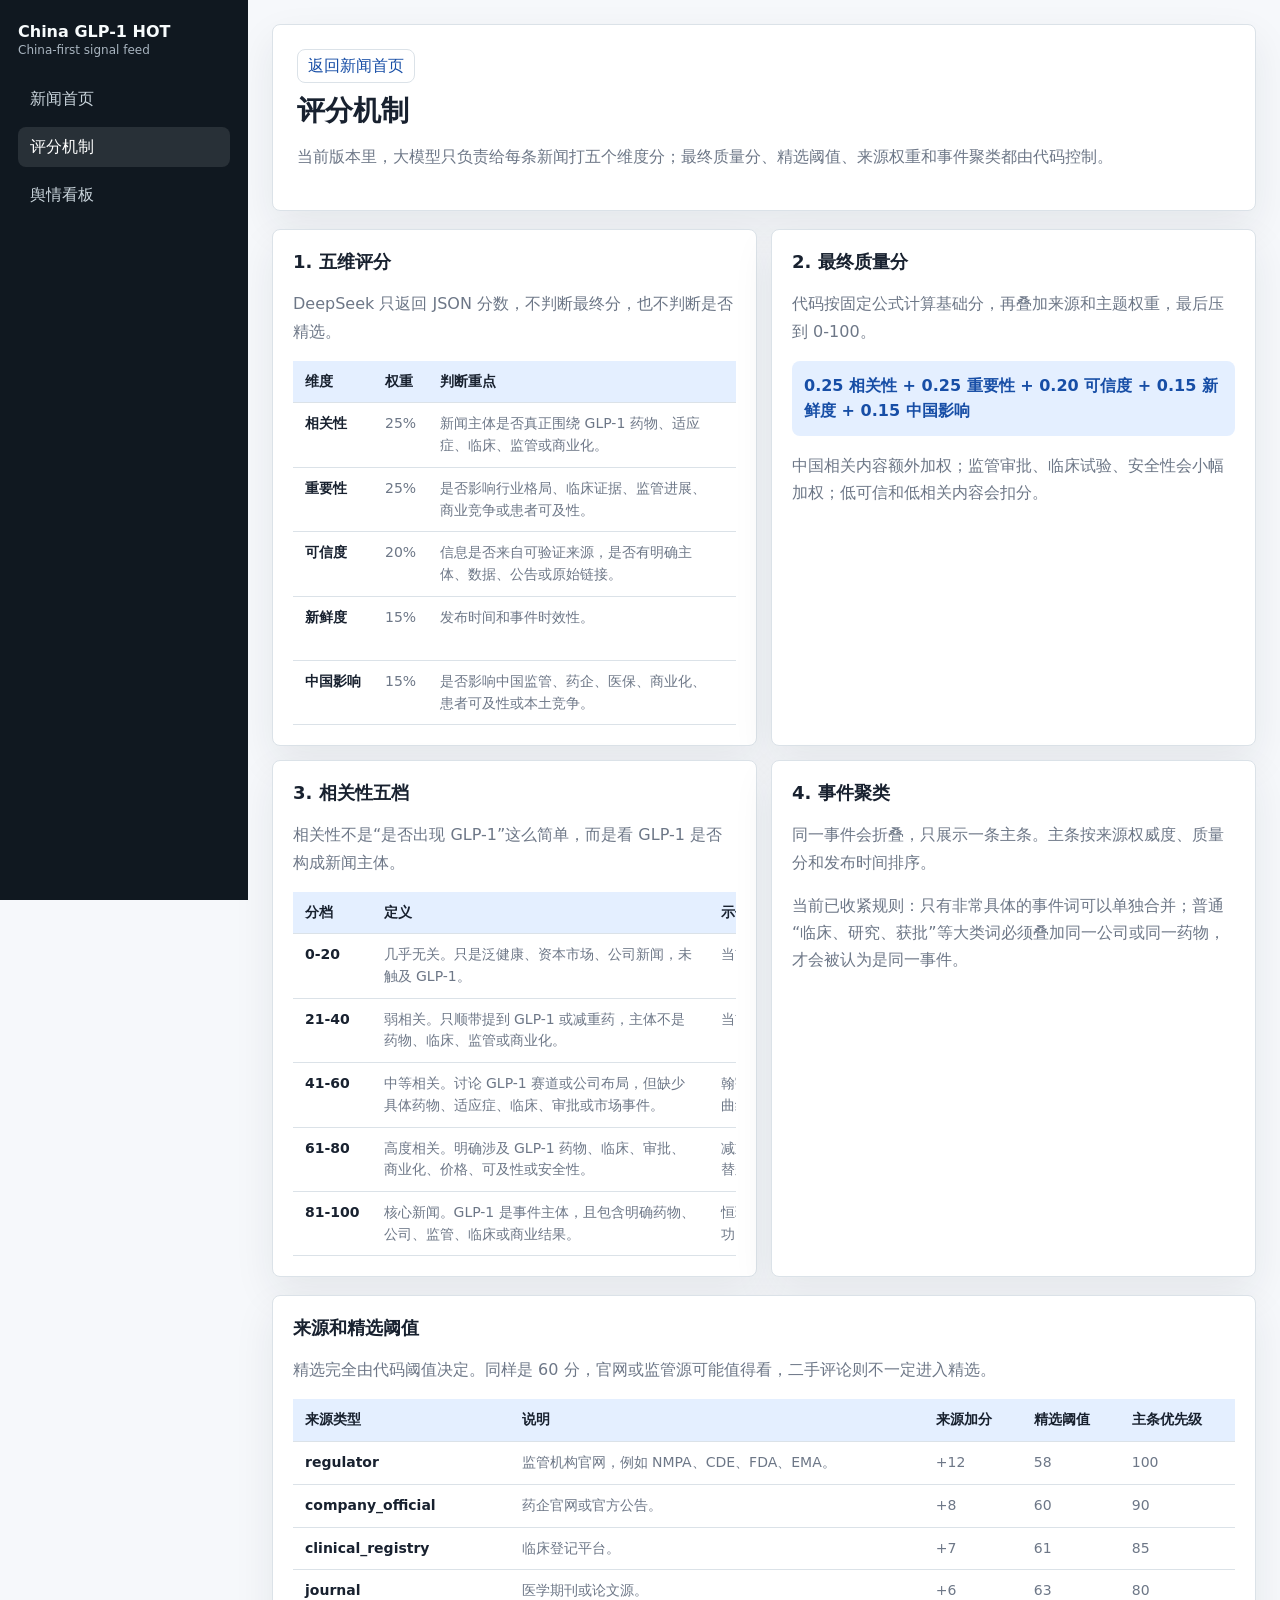
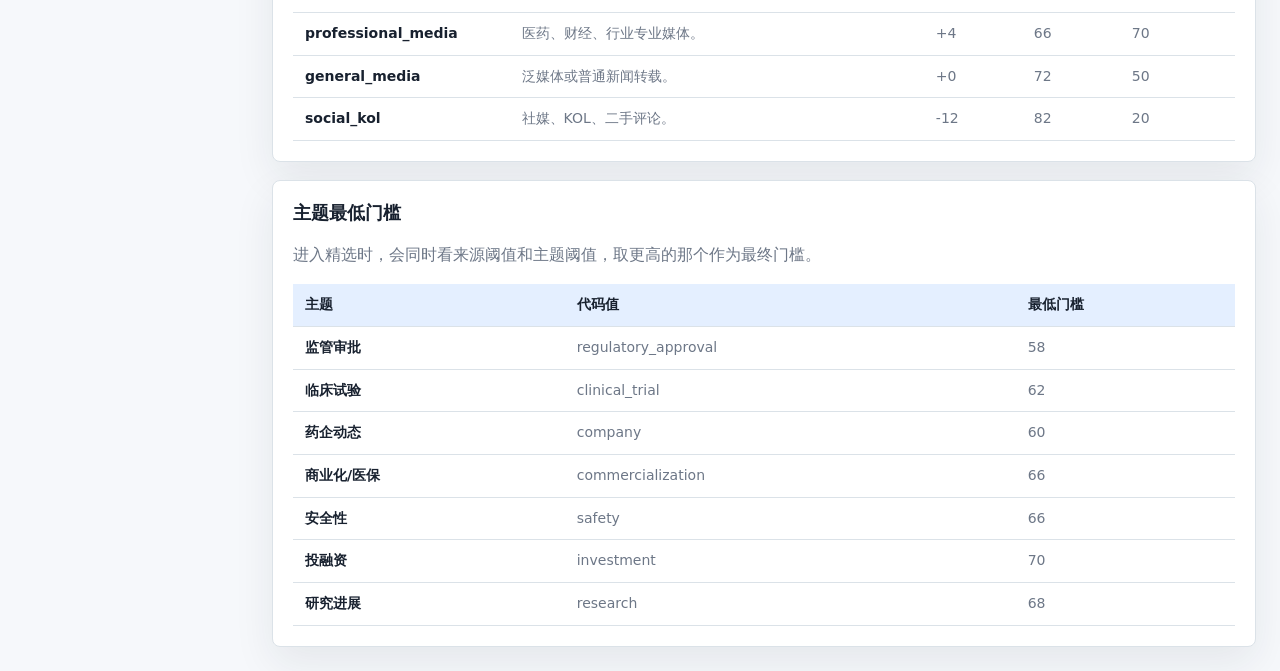
<file: scoring.html>
<!doctype html>
<html lang="zh-CN">
  <head>
    <meta charset="utf-8">
    <meta name="viewport" content="width=device-width, initial-scale=1">
    <meta name="theme-color" content="#f6f8fb">
    <meta name="description" content="China GLP-1 HOT 的新闻评分、精选和聚类机制说明。">
    <title>评分机制 - China GLP-1 HOT</title>
    <link rel="stylesheet" href="styles.css?v=20260528-rubric-mobile">
  </head>
  <body>
    <div class="shell">
      <aside class="sidebar" aria-label="主导航">
        <a class="brand" href="./" aria-label="China GLP-1 HOT 首页">
          <span>
            <span class="brand-name">China GLP-1 HOT</span>
            <span class="brand-subtitle">China-first signal feed</span>
          </span>
        </a>
        <nav class="side-nav" aria-label="功能菜单">
          <a class="side-link module-link" href="index.html">新闻首页</a>
          <a class="side-link active module-link" href="scoring.html">评分机制</a>
          <a class="side-link module-link" href="dashboard.html">舆情看板</a>
        </nav>
      </aside>

      <main class="main method-main">
        <section class="method-hero">
          <a class="back-link" href="index.html">返回新闻首页</a>
          <h1>评分机制</h1>
          <p>当前版本里，大模型只负责给每条新闻打五个维度分；最终质量分、精选阈值、来源权重和事件聚类都由代码控制。</p>
        </section>

        <section class="method-grid" aria-label="评分机制说明">
          <article class="method-block">
            <h2>1. 五维评分</h2>
            <p>DeepSeek 只返回 JSON 分数，不判断最终分，也不判断是否精选。</p>
            <div class="method-table-wrap">
              <table class="method-table score-dimension-table">
                <thead>
                  <tr>
                    <th>维度</th>
                    <th>权重</th>
                    <th>判断重点</th>
                    <th>代码用途</th>
                  </tr>
                </thead>
                <tbody>
                  <tr>
                    <td>相关性</td>
                    <td>25%</td>
                    <td>新闻主体是否真正围绕 GLP-1 药物、适应症、临床、监管或商业化。</td>
                    <td>参与最终分；低于 50 会额外扣分。</td>
                  </tr>
                  <tr>
                    <td>重要性</td>
                    <td>25%</td>
                    <td>是否影响行业格局、临床证据、监管进展、商业竞争或患者可及性。</td>
                    <td>参与最终分；监管、临床、安全性主题另有小幅加权。</td>
                  </tr>
                  <tr>
                    <td>可信度</td>
                    <td>20%</td>
                    <td>信息是否来自可验证来源，是否有明确主体、数据、公告或原始链接。</td>
                    <td>参与最终分；低于 45 扣分，低于 50 不能精选。</td>
                  </tr>
                  <tr>
                    <td>新鲜度</td>
                    <td>15%</td>
                    <td>发布时间和事件时效性。</td>
                    <td>参与最终分，避免旧闻长期占据首页。</td>
                  </tr>
                  <tr>
                    <td>中国影响</td>
                    <td>15%</td>
                    <td>是否影响中国监管、药企、医保、商业化、患者可及性或本土竞争。</td>
                    <td>参与最终分；中国相关且该分不低时额外加权。</td>
                  </tr>
                </tbody>
              </table>
            </div>
          </article>

          <article class="method-block">
            <h2>2. 最终质量分</h2>
            <p>代码按固定公式计算基础分，再叠加来源和主题权重，最后压到 0-100。</p>
            <div class="formula">0.25 相关性 + 0.25 重要性 + 0.20 可信度 + 0.15 新鲜度 + 0.15 中国影响</div>
            <p>中国相关内容额外加权；监管审批、临床试验、安全性会小幅加权；低可信和低相关内容会扣分。</p>
          </article>

          <article class="method-block">
            <h2>3. 相关性五档</h2>
            <p>相关性不是“是否出现 GLP-1”这么简单，而是看 GLP-1 是否构成新闻主体。</p>
            <div class="method-table-wrap">
              <table class="method-table relevance-band-table">
                <thead>
                  <tr>
                    <th>分档</th>
                    <th>定义</th>
                    <th>示例</th>
                  </tr>
                </thead>
                <tbody>
                  <tr>
                    <td>0-20</td>
                    <td>几乎无关。只是泛健康、资本市场、公司新闻，未触及 GLP-1。</td>
                    <td>当前首页经初筛后通常不会出现。</td>
                  </tr>
                  <tr>
                    <td>21-40</td>
                    <td>弱相关。只顺带提到 GLP-1 或减重药，主体不是药物、临床、监管或商业化。</td>
                    <td>当前首页经初筛后通常不会出现。</td>
                  </tr>
                  <tr>
                    <td>41-60</td>
                    <td>中等相关。讨论 GLP-1 赛道或公司布局，但缺少具体药物、适应症、临床、审批或市场事件。</td>
                    <td>翰宇药业凭 GLP-1 赛道，走出增长新曲线。</td>
                  </tr>
                  <tr>
                    <td>61-80</td>
                    <td>高度相关。明确涉及 GLP-1 药物、临床、审批、商业化、价格、可及性或安全性。</td>
                    <td>减重药大跳水：司美格鲁肽跌至百元、替尔泊肽腰斩。</td>
                  </tr>
                  <tr>
                    <td>81-100</td>
                    <td>核心新闻。GLP-1 是事件主体，且包含明确药物、公司、监管、临床或商业结果。</td>
                    <td>恒瑞口服小分子 GLP-1 III 期研究成功；礼来口服 GLP-1 减肥药获批。</td>
                  </tr>
                </tbody>
              </table>
            </div>
          </article>

          <article class="method-block">
            <h2>4. 事件聚类</h2>
            <p>同一事件会折叠，只展示一条主条。主条按来源权威度、质量分和发布时间排序。</p>
            <p>当前已收紧规则：只有非常具体的事件词可以单独合并；普通“临床、研究、获批”等大类词必须叠加同一公司或同一药物，才会被认为是同一事件。</p>
          </article>
        </section>

        <section class="method-block method-wide">
          <h2>来源和精选阈值</h2>
          <p>精选完全由代码阈值决定。同样是 60 分，官网或监管源可能值得看，二手评论则不一定进入精选。</p>
          <div class="method-table-wrap">
            <table class="method-table source-rule-table">
              <thead>
                <tr>
                  <th>来源类型</th>
                  <th>说明</th>
                  <th>来源加分</th>
                  <th>精选阈值</th>
                  <th>主条优先级</th>
                </tr>
              </thead>
              <tbody>
                <tr><td>regulator</td><td>监管机构官网，例如 NMPA、CDE、FDA、EMA。</td><td>+12</td><td>58</td><td>100</td></tr>
                <tr><td>company_official</td><td>药企官网或官方公告。</td><td>+8</td><td>60</td><td>90</td></tr>
                <tr><td>clinical_registry</td><td>临床登记平台。</td><td>+7</td><td>61</td><td>85</td></tr>
                <tr><td>journal</td><td>医学期刊或论文源。</td><td>+6</td><td>63</td><td>80</td></tr>
                <tr><td>professional_media</td><td>医药、财经、行业专业媒体。</td><td>+4</td><td>66</td><td>70</td></tr>
                <tr><td>general_media</td><td>泛媒体或普通新闻转载。</td><td>+0</td><td>72</td><td>50</td></tr>
                <tr><td>social_kol</td><td>社媒、KOL、二手评论。</td><td>-12</td><td>82</td><td>20</td></tr>
              </tbody>
            </table>
          </div>
        </section>

        <section class="method-block method-wide">
          <h2>主题最低门槛</h2>
          <p>进入精选时，会同时看来源阈值和主题阈值，取更高的那个作为最终门槛。</p>
          <div class="method-table-wrap">
            <table class="method-table compact-table category-threshold-table">
              <thead>
                <tr>
                  <th>主题</th>
                  <th>代码值</th>
                  <th>最低门槛</th>
                </tr>
              </thead>
              <tbody>
                <tr><td>监管审批</td><td>regulatory_approval</td><td>58</td></tr>
                <tr><td>临床试验</td><td>clinical_trial</td><td>62</td></tr>
                <tr><td>药企动态</td><td>company</td><td>60</td></tr>
                <tr><td>商业化/医保</td><td>commercialization</td><td>66</td></tr>
                <tr><td>安全性</td><td>safety</td><td>66</td></tr>
                <tr><td>投融资</td><td>investment</td><td>70</td></tr>
                <tr><td>研究进展</td><td>research</td><td>68</td></tr>
              </tbody>
            </table>
          </div>
        </section>
      </main>
    </div>
  </body>
</html>
</file>
<file: styles.css>
:root {
  --bg: #f6f8fb;
  --surface: #ffffff;
  --surface-soft: #eef5f2;
  --text: #18212f;
  --muted: #6d7787;
  --line: #dbe2e8;
  --accent: #1d66d1;
  --accent-strong: #174ea6;
  --accent-soft: #e4efff;
  --warning: #b35c00;
  --danger: #9c3d4a;
  --shadow: 0 16px 40px rgba(24, 33, 47, 0.08);
}

:root[data-theme="dark"] {
  --bg: #0b1118;
  --surface: #121b24;
  --surface-soft: #18322f;
  --text: #edf4f7;
  --muted: #9aa8b8;
  --line: #263543;
  --accent: #5b9dff;
  --accent-strong: #9fc5ff;
  --accent-soft: #142b4f;
  --warning: #f2ad5f;
  --danger: #ee8fa0;
  --shadow: 0 16px 40px rgba(0, 0, 0, 0.28);
}

* {
  box-sizing: border-box;
}

body {
  margin: 0;
  background: var(--bg);
  color: var(--text);
  font-family: Inter, ui-sans-serif, system-ui, -apple-system, BlinkMacSystemFont, "Segoe UI", sans-serif;
  overflow-x: hidden;
}

a {
  color: inherit;
}

button,
input,
select {
  font: inherit;
}

.shell {
  min-height: 100vh;
  display: grid;
  grid-template-columns: 248px minmax(0, 1fr);
  transition: grid-template-columns 180ms ease;
}

.sidebar {
  position: sticky;
  top: 0;
  height: 100vh;
  padding: 22px 18px;
  background: #101820;
  color: #f7fbfc;
  display: flex;
  flex-direction: column;
  gap: 22px;
  overflow: hidden;
  transition: transform 180ms ease;
}

:root[data-theme="dark"] .sidebar {
  background: #071018;
}

.menu-toggle {
  width: 36px;
  height: 36px;
  border: 1px solid rgba(255, 255, 255, 0.18);
  border-radius: 8px;
  background: rgba(255, 255, 255, 0.08);
  color: #ffffff;
  cursor: pointer;
  line-height: 1;
}

.menu-toggle:hover {
  background: rgba(255, 255, 255, 0.14);
}

.drawer-close {
  position: absolute;
  top: 18px;
  right: 14px;
  width: 36px;
  height: 36px;
  border: 1px solid rgba(255, 255, 255, 0.18);
  border-radius: 8px;
  background: rgba(255, 255, 255, 0.08);
  color: #ffffff;
  cursor: pointer;
  font-size: 22px;
  line-height: 1;
  z-index: 2;
}

.sidebar-restore {
  position: fixed;
  top: 16px;
  left: 16px;
  z-index: 25;
  width: 40px;
  height: 40px;
  display: none;
  place-items: center;
  border: 1px solid var(--line);
  border-radius: 8px;
  background: var(--surface);
  color: var(--text);
  box-shadow: var(--shadow);
  cursor: pointer;
}

.brand,
.mobile-brand {
  display: inline-flex;
  align-items: center;
  gap: 12px;
  text-decoration: none;
}

.brand {
  padding-right: 42px;
  align-items: flex-start;
}

.brand-mark {
  width: 38px;
  height: 38px;
  border-radius: 8px;
  display: grid;
  place-items: center;
  background: var(--accent);
  color: white;
  font-weight: 800;
}

.brand-name {
  display: block;
  font-weight: 800;
  letter-spacing: 0;
}

.brand-subtitle {
  display: block;
  margin-top: 2px;
  color: #a8b4bf;
  font-size: 12px;
}

.side-nav {
  display: grid;
  gap: 8px;
}

.side-link,
.view-chip {
  border: 0;
  cursor: pointer;
}

.side-link {
  display: flex;
  align-items: center;
  width: 100%;
  min-height: 40px;
  padding: 0 12px;
  border: 0;
  border-radius: 8px;
  background: transparent;
  color: #cad5dc;
  text-align: left;
  text-decoration: none;
}

.side-link.active,
.side-link:hover {
  background: rgba(255, 255, 255, 0.1);
  color: #ffffff;
}

.side-panel {
  padding: 14px;
  border: 1px solid rgba(255, 255, 255, 0.12);
  border-radius: 8px;
  background: rgba(255, 255, 255, 0.05);
}

.side-panel.compact {
  margin-top: -12px;
}

.theme-switch {
  margin-top: auto;
  display: inline-flex;
  align-self: flex-start;
  gap: 4px;
  padding: 4px;
  border: 1px solid rgba(255, 255, 255, 0.14);
  border-radius: 999px;
  background: rgba(255, 255, 255, 0.06);
}

.theme-button {
  width: 36px;
  height: 32px;
  border: 0;
  border-radius: 999px;
  background: transparent;
  color: #a8b4bf;
  cursor: pointer;
  font-size: 17px;
  line-height: 1;
}

.theme-button.active {
  background: var(--accent);
  color: #ffffff;
}

.panel-kicker {
  color: #a8b4bf;
  font-size: 12px;
}

.panel-value {
  margin-top: 6px;
  font-weight: 700;
  line-height: 1.35;
}

.main {
  min-width: 0;
  padding: 24px;
}

.topbar {
  display: none;
}

.drawer-backdrop {
  display: none;
}

.toolbar {
  width: 100%;
  max-width: none;
  margin: 0 0 20px;
  padding: 20px;
  border: 1px solid var(--line);
  border-radius: 8px;
  background: var(--surface);
  box-shadow: var(--shadow);
}

.toolbar-head {
  display: flex;
  justify-content: space-between;
  gap: 18px;
  align-items: flex-start;
}

h1 {
  margin: 0;
  font-size: 28px;
  line-height: 1.15;
  letter-spacing: 0;
}

.toolbar p {
  margin: 8px 0 0;
  color: var(--muted);
}

.score-note {
  min-width: 112px;
  padding: 10px 12px;
  border-radius: 8px;
  background: var(--surface-soft);
  color: var(--accent-strong);
  text-align: right;
}

.score-note span,
.score-note strong {
  display: block;
}

.score-note span {
  font-size: 12px;
  font-weight: 800;
}

.score-note strong {
  margin-top: 2px;
  font-size: 14px;
}

.filters {
  margin-top: 18px;
  display: grid;
  grid-template-columns: 1fr;
  gap: 10px;
}

.search {
  display: flex;
  align-items: center;
  gap: 8px;
  min-width: 0;
  padding: 0 12px;
  border: 1px solid var(--line);
  border-radius: 8px;
  background: #fbfcfd;
}

:root[data-theme="dark"] .search,
:root[data-theme="dark"] .category-chip {
  background: #0f1821;
}

.search-icon {
  color: var(--muted);
  font-size: 18px;
}

.search input {
  width: 100%;
  min-height: 42px;
  border: 0;
  outline: 0;
  background: transparent;
  color: var(--text);
}

.category-strip {
  display: flex;
  gap: 8px;
  overflow-x: auto;
  padding: 2px 0 4px;
  scrollbar-width: none;
}

.category-strip::-webkit-scrollbar {
  display: none;
}

.category-chip {
  flex: 0 0 auto;
  min-height: 36px;
  padding: 0 13px;
  border: 1px solid var(--line);
  border-radius: 8px;
  background: #fbfcfd;
  color: var(--text);
  cursor: pointer;
}

.category-chip.active {
  border-color: var(--accent);
  background: var(--accent);
  color: #ffffff;
}

:root[data-theme="dark"] .category-chip.active {
  background: var(--accent);
  color: #ffffff;
}

.timeline {
  width: 100%;
  max-width: none;
  margin: 0;
}

.day {
  margin-top: 20px;
}

.day-head {
  display: flex;
  align-items: center;
  gap: 10px;
  margin-bottom: 10px;
}

.day-head h2 {
  margin: 0;
}

.day-toggle {
  display: inline-flex;
  min-height: 34px;
  align-items: center;
  gap: 8px;
  margin: 0;
  padding: 0 8px;
  border: 0;
  border-radius: 8px;
  background: transparent;
  color: var(--text);
  cursor: pointer;
  font: inherit;
  text-align: left;
}

.day-toggle:hover {
  background: var(--accent-soft);
}

.day-toggle:focus-visible {
  outline: 2px solid var(--accent);
  outline-offset: 2px;
}

.day-title {
  font-size: 15px;
  font-weight: 800;
}

.day-count {
  color: var(--muted);
  font-size: 13px;
  font-weight: 600;
}

.day-chevron {
  width: 8px;
  height: 8px;
  margin-left: 2px;
  border-right: 2px solid var(--muted);
  border-bottom: 2px solid var(--muted);
  transform: rotate(45deg) translateY(-1px);
  transition: transform 160ms ease;
}

.day.collapsed .day-chevron {
  transform: rotate(-45deg) translateY(1px);
}

.day-items {
  display: grid;
  gap: 12px;
}

.day.collapsed .day-items,
.day-items[hidden] {
  display: none;
}

.news-card {
  display: grid;
  grid-template-columns: 72px minmax(0, 1fr);
  gap: 12px;
}

.time {
  padding-top: 18px;
  color: var(--muted);
  font-size: 13px;
  font-variant-numeric: tabular-nums;
  text-align: right;
}

.card-body {
  position: relative;
  min-width: 0;
  padding: 16px;
  border: 1px solid var(--line);
  border-radius: 8px;
  background: var(--surface);
  box-shadow: 0 8px 24px rgba(24, 33, 47, 0.05);
}

:root[data-theme="dark"] .card-body::before {
  background: var(--bg);
}

.card-body::before {
  content: "";
  position: absolute;
  left: -19px;
  top: 22px;
  width: 9px;
  height: 9px;
  border: 2px solid var(--accent);
  border-radius: 50%;
  background: var(--bg);
}

.card-meta {
  display: flex;
  flex-wrap: wrap;
  align-items: center;
  gap: 8px;
  color: var(--muted);
  font-size: 12px;
}

.source {
  font-weight: 700;
  color: #405064;
}

:root[data-theme="dark"] .source,
:root[data-theme="dark"] .summary {
  color: #c9d4df;
}

.badge,
.score {
  min-height: 22px;
  display: inline-flex;
  align-items: center;
  padding: 0 8px;
  border-radius: 999px;
  background: #edf1f4;
  color: #526170;
  white-space: nowrap;
}

:root[data-theme="dark"] .badge,
:root[data-theme="dark"] .tag,
:root[data-theme="dark"] .score-cell {
  background: #182330;
  color: #cbd6e1;
}

:root[data-theme="dark"] .selected-badge {
  background: var(--accent-soft);
  color: var(--accent-strong);
}

.selected-badge {
  background: var(--accent-soft);
  color: var(--accent-strong);
}

.verification.low {
  background: #f7e5e8;
  color: var(--danger);
}

.verification.pending {
  background: #f7ead9;
  color: var(--warning);
}

.score {
  margin-left: auto;
  background: #101820;
  color: #ffffff;
  font-weight: 800;
  font-variant-numeric: tabular-nums;
}

:root[data-theme="dark"] .score {
  background: #e8f3f1;
  color: #0d1820;
}

.title {
  display: block;
  margin-top: 10px;
  color: var(--text);
  font-size: 19px;
  font-weight: 800;
  line-height: 1.35;
  text-decoration: none;
  overflow-wrap: anywhere;
}

.title:hover {
  color: var(--accent-strong);
}

.summary {
  margin: 9px 0 0;
  color: #3e4b5b;
  line-height: 1.7;
  overflow-wrap: anywhere;
}

.tags {
  display: flex;
  flex-wrap: wrap;
  gap: 6px;
  margin-top: 12px;
}

.tag {
  padding: 4px 8px;
  border-radius: 999px;
  background: #f0f3f5;
  color: #4d5b69;
  font-size: 12px;
}

.score-grid {
  display: flex;
  flex-wrap: nowrap;
  gap: 6px;
  margin-top: 12px;
  overflow-x: auto;
  padding-bottom: 2px;
  scrollbar-width: none;
}

.score-grid::-webkit-scrollbar {
  display: none;
}

.score-cell {
  min-width: 0;
  flex: 1 1 0;
  display: inline-flex;
  align-items: center;
  justify-content: space-between;
  gap: 6px;
  min-height: 30px;
  padding: 5px 8px;
  border-radius: 8px;
  background: #f7f9fa;
}

.score-cell span {
  display: inline;
  min-width: 0;
  color: var(--muted);
  font-size: 12px;
  overflow: hidden;
  text-overflow: ellipsis;
  white-space: nowrap;
}

.score-cell strong {
  display: inline;
  margin-top: 0;
  font-size: 15px;
  font-variant-numeric: tabular-nums;
}

.related-toggle {
  margin-top: 12px;
  min-height: 34px;
  padding: 0 10px;
  border: 1px solid var(--line);
  border-radius: 8px;
  background: #fbfcfd;
  color: var(--accent-strong);
  cursor: pointer;
}

:root[data-theme="dark"] .related-toggle {
  background: #0f1821;
}

.related-list {
  margin-top: 10px;
  padding-top: 10px;
  border-top: 1px solid var(--line);
}

.related-item {
  display: grid;
  gap: 4px;
  padding: 8px 0;
}

.related-item a {
  color: var(--text);
  font-weight: 700;
  text-decoration: none;
}

.related-item small {
  color: var(--muted);
}

.method-main {
  display: grid;
  gap: 18px;
  align-content: start;
}

.method-hero,
.method-block {
  border: 1px solid var(--line);
  border-radius: 8px;
  background: var(--surface);
  box-shadow: var(--shadow);
}

.method-hero {
  padding: 24px;
}

.method-hero h1 {
  display: block;
  margin-top: 12px;
}

.method-hero p,
.method-block p,
.method-block li {
  color: var(--muted);
  line-height: 1.7;
}

.back-link {
  display: inline-flex;
  min-height: 34px;
  align-items: center;
  padding: 0 10px;
  border: 1px solid var(--line);
  border-radius: 8px;
  color: var(--accent-strong);
  text-decoration: none;
}

.method-grid {
  display: grid;
  grid-template-columns: repeat(2, minmax(0, 1fr));
  gap: 14px;
}

.method-wide {
  overflow: hidden;
}

.method-block {
  padding: 20px;
}

.method-block h2 {
  margin: 0 0 10px;
  font-size: 18px;
}

.method-block ul {
  margin: 10px 0 0;
  padding-left: 20px;
}

.method-table-wrap {
  width: 100%;
  overflow-x: auto;
  scrollbar-width: thin;
}

.method-table {
  width: 100%;
  min-width: 680px;
  border-collapse: collapse;
  font-size: 14px;
  line-height: 1.55;
}

.method-table th,
.method-table td {
  padding: 10px 12px;
  border-bottom: 1px solid var(--line);
  text-align: left;
  vertical-align: top;
}

.method-table th {
  color: var(--text);
  background: var(--accent-soft);
  font-weight: 800;
}

.method-table td {
  color: var(--muted);
}

.method-table td:first-child {
  color: var(--text);
  font-weight: 800;
  white-space: nowrap;
}

.compact-table {
  min-width: 480px;
}

.formula {
  margin: 12px 0;
  padding: 12px;
  border-radius: 8px;
  background: var(--accent-soft);
  color: var(--accent-strong);
  font-weight: 800;
  line-height: 1.6;
}

.empty {
  max-width: none;
  margin: 20px 0;
  padding: 24px;
  border: 1px solid var(--line);
  border-radius: 8px;
  background: var(--surface);
}

.empty h2 {
  margin: 0;
}

.empty p {
  margin: 8px 0 0;
  color: var(--muted);
}

@media (min-width: 861px) {
  .shell.sidebar-collapsed {
    grid-template-columns: 0 minmax(0, 1fr);
  }

  .shell.sidebar-collapsed .sidebar {
    transform: translateX(-100%);
    pointer-events: none;
  }

  .shell.sidebar-collapsed .sidebar-restore {
    display: grid;
  }
}

@media (max-width: 860px) {
  .shell {
    display: block;
  }

  .sidebar {
    display: none;
  }

  .sidebar-restore {
    display: none;
  }

  .main {
    padding: 12px;
    overflow: hidden;
  }

  .topbar {
    position: sticky;
    top: 0;
    z-index: 10;
    display: flex;
    align-items: center;
    justify-content: space-between;
    gap: 12px;
    margin: -12px -12px 12px;
    padding: calc(10px + env(safe-area-inset-top)) 12px 10px;
    min-height: 58px;
    border-bottom: 1px solid var(--line);
    background: rgba(246, 248, 251, 0.94);
    backdrop-filter: blur(12px);
  }

  :root[data-theme="dark"] .topbar {
    background: rgba(11, 17, 24, 0.94);
  }

  .mobile-brand {
    position: absolute;
    left: 50%;
    top: 50%;
    transform: translate(-50%, -50%);
    max-width: calc(100% - 168px);
    text-align: center;
  }

  .mobile-menu-toggle {
    position: relative;
    z-index: 1;
  }

  .mobile-menu-toggle {
    border-color: var(--line);
    background: var(--surface);
    color: var(--text);
  }

  .sidebar {
    position: fixed;
    left: 0;
    top: 0;
    z-index: 30;
    width: min(86vw, 340px);
    max-width: calc(100vw - 44px);
    padding-bottom: max(22px, env(safe-area-inset-bottom));
    display: flex;
    transform: translateX(-100%);
    box-shadow: 18px 0 40px rgba(16, 24, 32, 0.22);
  }

  .shell.mobile-sidebar-open .sidebar {
    transform: translateX(0);
  }

  .drawer-backdrop {
    position: fixed;
    inset: 0;
    z-index: 20;
    display: none;
    background: rgba(16, 24, 32, 0.36);
  }

  .shell.mobile-sidebar-open ~ .drawer-backdrop {
    display: block;
  }

  .view-toggle {
    display: inline-flex;
    padding: 3px;
    border: 1px solid var(--line);
    border-radius: 8px;
    background: var(--surface);
  }

  .view-chip {
    min-height: 32px;
    padding: 0 10px;
    border-radius: 7px;
    background: transparent;
    color: var(--muted);
  }

  .view-chip.active {
    background: var(--accent);
    color: #ffffff;
  }

  .toolbar {
    margin-bottom: 14px;
    padding: 12px;
    overflow: hidden;
  }

  .toolbar-head {
    display: block;
  }

  .toolbar p {
    margin-top: 0;
    font-size: 15px;
    line-height: 1.45;
  }

  h1 {
    display: none;
  }

  .score-note {
    display: none;
  }

  .filters {
    grid-template-columns: 1fr;
    gap: 8px;
    margin-top: 12px;
  }

  .search {
    gap: 6px;
    padding: 0 10px;
  }

  .search-icon {
    font-size: 15px;
  }

  .search input {
    min-height: 36px;
    font-size: 14px;
  }

  .category-strip {
    gap: 7px;
  }

  .category-chip {
    min-height: 32px;
    padding: 0 11px;
    font-size: 14px;
  }

  .news-card {
    grid-template-columns: 1fr;
    gap: 6px;
    min-width: 0;
  }

  .time {
    padding: 0;
    text-align: left;
  }

  .card-body::before {
    display: none;
  }

  .score {
    margin-left: 0;
  }

  .score-grid {
    gap: 4px;
    max-width: 100%;
  }

  .score-cell {
    flex: 0 0 auto;
    min-width: 70px;
  }

  .related-toggle {
    min-height: 32px;
    padding: 0 9px;
    font-size: 14px;
  }

  .related-item a {
    font-size: 15px;
    line-height: 1.45;
  }

  .related-item small {
    font-size: 13px;
  }

  .method-grid {
    grid-template-columns: 1fr;
  }
}

@media (max-width: 620px) {
  .method-main {
    gap: 12px;
  }

  .method-hero,
  .method-block {
    padding: 16px;
  }

  .method-hero h1 {
    font-size: 24px;
  }

  .method-block h2 {
    font-size: 17px;
  }

  .method-hero p,
  .method-block p,
  .method-block li {
    font-size: 14px;
    line-height: 1.6;
  }

  .method-table-wrap {
    overflow-x: visible;
  }

  .method-table,
  .compact-table {
    display: block;
    min-width: 0;
    font-size: 13px;
    line-height: 1.45;
  }

  .method-table thead {
    display: none;
  }

  .method-table tbody,
  .method-table tr,
  .method-table td {
    display: block;
  }

  .method-table tr {
    padding: 10px 0;
    border-bottom: 1px solid var(--line);
  }

  .method-table tr:last-child {
    border-bottom: 0;
  }

  .method-table td {
    display: grid;
    grid-template-columns: 76px minmax(0, 1fr);
    gap: 10px;
    padding: 4px 0;
    border-bottom: 0;
    white-space: normal;
  }

  .method-table td::before {
    color: var(--muted);
    font-weight: 700;
  }

  .method-table td:first-child {
    white-space: normal;
  }

  .score-dimension-table td:nth-child(1)::before {
    content: "维度";
  }

  .score-dimension-table td:nth-child(2)::before {
    content: "权重";
  }

  .score-dimension-table td:nth-child(3)::before {
    content: "判断";
  }

  .score-dimension-table td:nth-child(4)::before {
    content: "用途";
  }

  .relevance-band-table td:nth-child(1)::before {
    content: "分档";
  }

  .relevance-band-table td:nth-child(2)::before {
    content: "定义";
  }

  .relevance-band-table td:nth-child(3)::before {
    content: "示例";
  }

  .source-rule-table td:nth-child(1)::before {
    content: "来源";
  }

  .source-rule-table td:nth-child(2)::before {
    content: "说明";
  }

  .source-rule-table td:nth-child(3)::before {
    content: "加分";
  }

  .source-rule-table td:nth-child(4)::before {
    content: "精选";
  }

  .source-rule-table td:nth-child(5)::before {
    content: "优先";
  }

  .category-threshold-table td:nth-child(1)::before {
    content: "主题";
  }

  .category-threshold-table td:nth-child(2)::before {
    content: "代码";
  }

  .category-threshold-table td:nth-child(3)::before {
    content: "门槛";
  }
}

@media (max-width: 440px) {
  .brand-name {
    font-size: 14px;
  }

  .card-meta {
    gap: 6px;
  }

  .card-body {
    padding: 14px 12px;
  }

  .title {
    font-size: 17px;
  }

  .summary {
    font-size: 14px;
    line-height: 1.6;
  }

  .category-strip {
    gap: 6px;
  }

  .category-chip {
    min-height: 30px;
    padding: 0 10px;
    font-size: 13px;
  }

  .score-grid {
    gap: 3px;
    margin-right: -12px;
    padding-right: 12px;
  }

  .score-cell {
    min-width: 0;
    flex: 1 1 0;
    padding: 5px 5px;
    gap: 4px;
  }

  .score-cell span {
    font-size: 0;
  }

  .score-cell span::after {
    content: attr(data-short);
    font-size: 11px;
  }

  .score-cell strong {
    font-size: 14px;
  }

  .related-toggle {
    min-height: 30px;
    padding: 0 8px;
    font-size: 13px;
  }

  .related-list {
    margin-top: 8px;
    padding-top: 8px;
  }

  .related-item {
    gap: 3px;
    padding: 7px 0;
  }

  .related-item a {
    font-size: 14px;
    line-height: 1.45;
  }

  .related-item small {
    font-size: 12px;
  }
}
</file>
